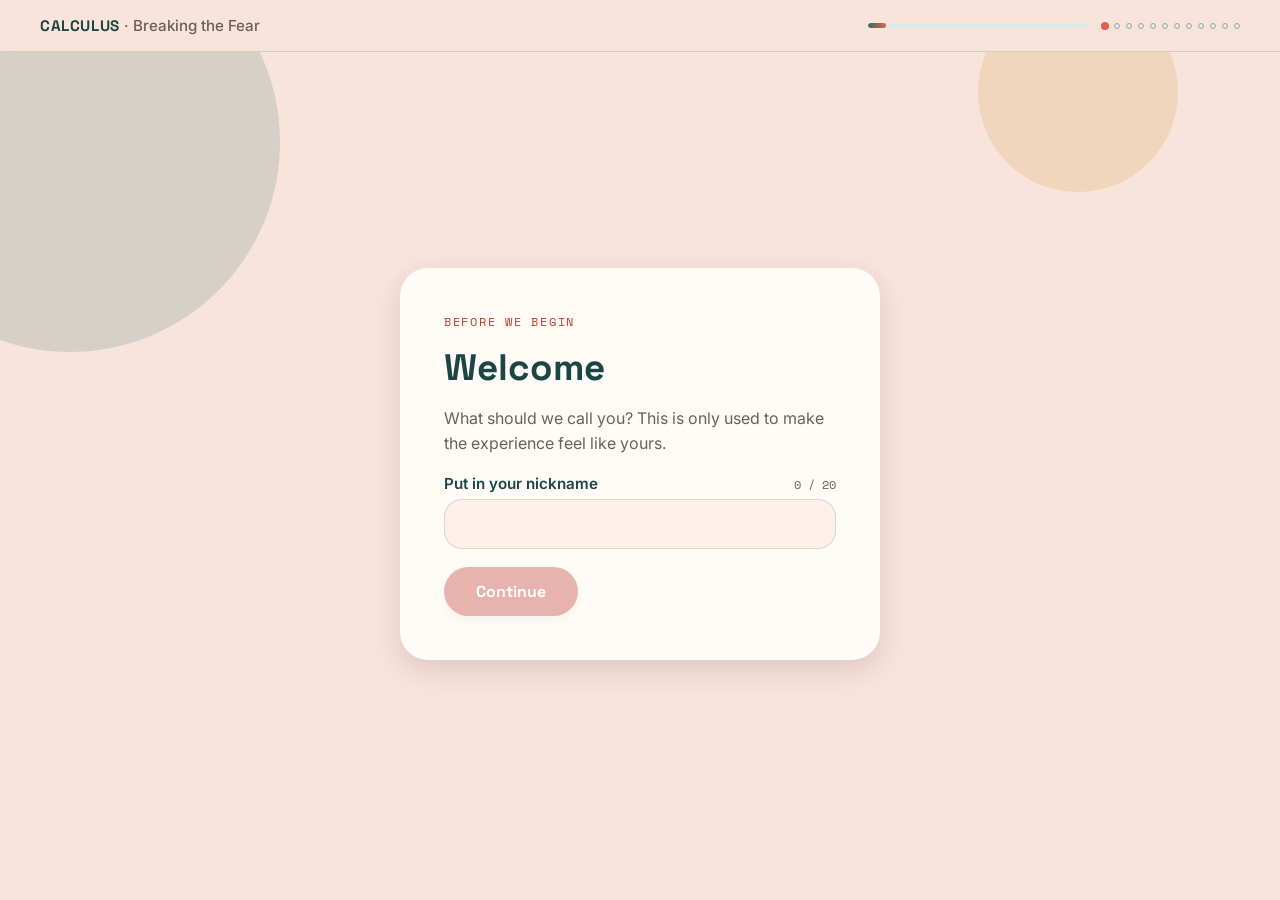
<file: index.html>
<!DOCTYPE html>
<html lang="en">
<head>
<meta charset="UTF-8">
<meta name="viewport" content="width=device-width, initial-scale=1.0">
<title>Calculus: Breaking the Fear, Phase 0</title>
<link rel="preconnect" href="https://fonts.googleapis.com">
<link rel="preconnect" href="https://fonts.gstatic.com" crossorigin>
<link href="https://fonts.googleapis.com/css2?family=Space+Grotesk:wght@500;600;700&family=Inter:wght@400;500;600;700&family=Space+Mono:wght@400;700&display=swap" rel="stylesheet">
<link rel="stylesheet" href="phase0_quest.css">
</head>
<body>

<h1 class="visually-hidden">Calculus: Breaking the Fear, Phase 0 interactive module</h1>

<!-- reusable icon sprite -->
<svg style="position:absolute; width:0; height:0; overflow:hidden;" aria-hidden="true">
<defs>
<symbol id="ic-bus" viewBox="0 0 48 48"><rect x="6" y="14" width="36" height="18" rx="4" fill="none" stroke="currentColor" stroke-width="2.5"/><rect x="10" y="18" width="8" height="7" rx="1" fill="none" stroke="currentColor" stroke-width="2"/><rect x="21" y="18" width="8" height="7" rx="1" fill="none" stroke="currentColor" stroke-width="2"/><rect x="32" y="18" width="6" height="7" rx="1" fill="none" stroke="currentColor" stroke-width="2"/><circle cx="14" cy="34" r="3.2" fill="currentColor"/><circle cx="34" cy="34" r="3.2" fill="currentColor"/></symbol>
<symbol id="ic-battery" viewBox="0 0 48 48"><rect x="6" y="15" width="32" height="18" rx="3" fill="none" stroke="currentColor" stroke-width="2.5"/><rect x="39" y="21" width="4" height="6" rx="1" fill="currentColor"/><rect x="9" y="18" width="20" height="12" rx="1.5" fill="currentColor" opacity=".85"/></symbol>
<symbol id="ic-building" viewBox="0 0 48 48"><rect x="12" y="6" width="24" height="38" fill="none" stroke="currentColor" stroke-width="2.5"/><rect x="17" y="12" width="5" height="5" fill="currentColor"/><rect x="26" y="12" width="5" height="5" fill="currentColor"/><rect x="17" y="21" width="5" height="5" fill="currentColor"/><rect x="26" y="21" width="5" height="5" fill="currentColor"/><rect x="17" y="30" width="5" height="5" fill="currentColor"/><rect x="26" y="30" width="5" height="5" fill="currentColor"/><line x1="8" y1="44" x2="40" y2="44" stroke="currentColor" stroke-width="2.5" stroke-linecap="round"/></symbol>
<symbol id="ic-water" viewBox="0 0 48 48"><path d="M14 8 h10 v6 h6 v4 h-6" fill="none" stroke="currentColor" stroke-width="2.5" stroke-linecap="round" stroke-linejoin="round"/><path d="M12 22 h20 l-3 18 a3 3 0 0 1 -3 3 h-8 a3 3 0 0 1 -3 -3 z" fill="none" stroke="currentColor" stroke-width="2.5" stroke-linejoin="round"/><line x1="14" y1="30" x2="30" y2="30" stroke="currentColor" stroke-width="2" stroke-dasharray="2 3"/></symbol>
<symbol id="ic-keke" viewBox="0 0 48 48"><path d="M10 30 a10 10 0 0 1 14 -9 h6 v9" fill="none" stroke="currentColor" stroke-width="2.5" stroke-linejoin="round"/><rect x="20" y="14" width="12" height="9" rx="2" fill="none" stroke="currentColor" stroke-width="2.2"/><circle cx="15" cy="34" r="3.4" fill="currentColor"/><circle cx="33" cy="34" r="3.4" fill="currentColor"/></symbol>
<symbol id="ic-tank" viewBox="0 0 48 48"><ellipse cx="24" cy="12" rx="14" ry="4.5" fill="none" stroke="currentColor" stroke-width="2.5"/><path d="M10 12 v20 a14 4.5 0 0 0 28 0 v-20" fill="none" stroke="currentColor" stroke-width="2.5"/><path d="M11 24 a14 4.5 0 0 0 26 0" fill="currentColor" opacity="0.35"/></symbol>
<symbol id="ic-phonedata" viewBox="0 0 48 48"><rect x="15" y="6" width="18" height="36" rx="4" fill="none" stroke="currentColor" stroke-width="2.5"/><line x1="21" y1="36" x2="27" y2="36" stroke="currentColor" stroke-width="2.2" stroke-linecap="round"/><path d="M20 26 l4 -6 l4 8 l4 -4" fill="none" stroke="currentColor" stroke-width="2.2" stroke-linecap="round" stroke-linejoin="round"/></symbol>
<symbol id="ic-bulb" viewBox="0 0 48 48"><circle cx="24" cy="19" r="10" fill="none" stroke="currentColor" stroke-width="2.5"/><line x1="20" y1="29" x2="28" y2="29" stroke="currentColor" stroke-width="2.2"/><line x1="21" y1="33" x2="27" y2="33" stroke="currentColor" stroke-width="2.2"/><line x1="24" y1="4" x2="24" y2="8" stroke="currentColor" stroke-width="2.2" stroke-linecap="round"/></symbol>
<symbol id="ic-ac" viewBox="0 0 48 48"><rect x="6" y="14" width="36" height="14" rx="3" fill="none" stroke="currentColor" stroke-width="2.5"/><line x1="12" y1="21" x2="36" y2="21" stroke="currentColor" stroke-width="2"/><path d="M14 28 l-3 8 M24 28 l0 9 M34 28 l3 8" stroke="currentColor" stroke-width="2" stroke-linecap="round" fill="none"/></symbol>
<symbol id="ic-fan" viewBox="0 0 48 48"><circle cx="24" cy="20" r="3" fill="currentColor"/><path d="M24 20 C 24 10, 34 10, 30 18 Z" fill="currentColor" opacity="0.85"/><path d="M24 20 C 34 20, 34 30, 26 27 Z" fill="currentColor" opacity="0.85"/><path d="M24 20 C 14 24, 16 34, 22 28 Z" fill="currentColor" opacity="0.85"/><line x1="24" y1="23" x2="24" y2="42" stroke="currentColor" stroke-width="2.2" stroke-linecap="round"/></symbol>
<symbol id="ic-ball" viewBox="0 0 48 48"><path d="M6 34 Q 24 4 42 34" fill="none" stroke="currentColor" stroke-width="2" stroke-dasharray="3 4"/><circle cx="24" cy="10" r="4.5" fill="currentColor"/></symbol>
<symbol id="ic-farm" viewBox="0 0 48 48"><path d="M8 36 L10 14 L28 10 L40 20 L38 38 Z" fill="none" stroke="currentColor" stroke-width="2.5" stroke-linejoin="round"/><line x1="14" y1="36" x2="16" y2="16" stroke="currentColor" stroke-width="1.6"/><line x1="24" y1="36" x2="24" y2="13" stroke="currentColor" stroke-width="1.6"/></symbol>
<symbol id="ic-rain" viewBox="0 0 48 48"><path d="M14 22 a8 8 0 0 1 1 -15.9 a10 10 0 0 1 19 3 a7 7 0 0 1 -2 12.9 z" fill="none" stroke="currentColor" stroke-width="2.3" stroke-linejoin="round"/><line x1="16" y1="30" x2="13" y2="38" stroke="currentColor" stroke-width="2.2" stroke-linecap="round"/><line x1="24" y1="30" x2="21" y2="40" stroke="currentColor" stroke-width="2.2" stroke-linecap="round"/><line x1="32" y1="30" x2="29" y2="38" stroke="currentColor" stroke-width="2.2" stroke-linecap="round"/></symbol>
<symbol id="ic-generator" viewBox="0 0 48 48"><rect x="6" y="18" width="30" height="16" rx="2" fill="none" stroke="currentColor" stroke-width="2.5"/><circle cx="16" cy="26" r="4" fill="none" stroke="currentColor" stroke-width="2"/><line x1="26" y1="20" x2="32" y2="20" stroke="currentColor" stroke-width="1.8"/><line x1="26" y1="25" x2="32" y2="25" stroke="currentColor" stroke-width="1.8"/><line x1="26" y1="30" x2="32" y2="30" stroke="currentColor" stroke-width="1.8"/><line x1="36" y1="22" x2="42" y2="18" stroke="currentColor" stroke-width="2.2" stroke-linecap="round"/></symbol>
<symbol id="ic-check" viewBox="0 0 24 24"><circle cx="12" cy="12" r="10" fill="none" stroke="currentColor" stroke-width="2"/><path d="M7.5 12.5 l3 3 l6 -7" fill="none" stroke="currentColor" stroke-width="2.2" stroke-linecap="round" stroke-linejoin="round"/></symbol>
<symbol id="ic-gauge" viewBox="0 0 24 24"><path d="M4 16 a8 8 0 0 1 16 0" fill="none" stroke="currentColor" stroke-width="2"/><line x1="12" y1="16" x2="16" y2="10" stroke="currentColor" stroke-width="2" stroke-linecap="round"/><circle cx="12" cy="16" r="1.4" fill="currentColor"/></symbol>
<symbol id="ic-spark" viewBox="0 0 24 24"><path d="M12 3 v6 M12 15 v6 M3 12 h6 M15 12 h6 M6 6 l4 4 M18 6 l-4 4 M6 18 l4 -4 M18 18 l-4 -4" stroke="currentColor" stroke-width="2" stroke-linecap="round"/></symbol>
<symbol id="ic-play" viewBox="0 0 24 24"><path d="M8 5 L19 12 L8 19 Z" fill="currentColor"/></symbol>
<symbol id="ic-pause" viewBox="0 0 24 24"><rect x="6" y="5" width="4" height="14" fill="currentColor"/><rect x="14" y="5" width="4" height="14" fill="currentColor"/></symbol>
<symbol id="ic-arrow" viewBox="0 0 24 24"><path d="M5 12 h14 M13 6 l6 6 l-6 6" fill="none" stroke="currentColor" stroke-width="2.2" stroke-linecap="round" stroke-linejoin="round"/></symbol>
<symbol id="ic-arrow-left" viewBox="0 0 24 24"><path d="M19 12 h-14 M11 6 l-6 6 l6 6" fill="none" stroke="currentColor" stroke-width="2.2" stroke-linecap="round" stroke-linejoin="round"/></symbol>
</defs>
</svg>

<header class="chrome-top">
  <div class="brand">CALCULUS <span>· Breaking the Fear</span></div>
  <button class="name-chip" id="changeNameBtn" type="button" aria-label="Change the name you are known by">
    <span class="name-chip-label">Known as</span> <strong id="nameChipValue"></strong>
  </button>
  <div class="progress">
    <div class="progress-track"><div class="progress-fill" id="progressFill"></div></div>
    <div class="progress-dots" id="progressDots" aria-hidden="true"></div>
  </div>
</header>

<main class="stage" id="stage">

  <!-- ============================================================
       SCREEN 1: COVER
       ============================================================ -->
  <!-- ============================================================
       ENVIRONMENT 0: WELCOME AND NICKNAME
       ============================================================ -->
  <section class="screen active" data-env="welcome" id="screen-welcome">
    <div class="cover-decor" aria-hidden="true">
      <i class="decor-1"></i><i class="decor-3"></i>
    </div>
    <div class="screen-inner" style="align-items:center;">
      <div class="welcome-card">
        <div class="eyebrow" id="welcomeEyebrow">Before we begin</div>
        <h2 id="welcomeHeading">Welcome</h2>
        <p class="welcome-lede" id="welcomeLede">What should we call you? This is only used to make the experience feel like yours.</p>

        <div>
          <div class="field-row">
            <label class="field-label" for="nicknameInput">Put in your nickname</label>
            <span class="char-count" id="nicknameCount">0 / 20</span>
          </div>
          <input class="nickname-input" id="nicknameInput" type="text" maxlength="20"
                 autocomplete="nickname" spellcheck="false"
                 aria-invalid="false">
        </div>

        <p class="field-error" id="nicknameError" role="alert">Please enter a name before continuing.</p>

        <button class="welcome-cta" id="welcomeContinueBtn" type="button" disabled>Continue</button>
      </div>
    </div>
  </section>

  <section class="screen" data-screen="1" id="screen-1">
    <div class="cover-decor" aria-hidden="true">
      <i class="decor-1"></i><i class="decor-2"></i><i class="decor-3"></i><i class="decor-4"></i>
    </div>
    <div class="screen-inner" style="text-align:center; align-items:center;">
      <div class="cover-content">
        <div class="phase-tag">Phase 0</div>
        <div class="cover-badge"><span>∫</span></div>
        <div class="cover-kicker">Calculus</div>
        <h2 class="cover-title">Breaking the Fear</h2>
        <p class="cover-tagline">Understanding rate of change in everyday, real-world moments, before a single formula shows up.</p>
        <button class="cover-cta" id="coverBeginBtn">Begin</button>
      </div>
    </div>
  </section>

  <!-- ============================================================
       ENVIRONMENT 2: OVERVIEW VIDEO

       ****************************************************************
       *  HOW TO REPLACE THIS VIDEO WITH YOUR OWN                     *
       *                                                              *
       *  Everything you need is in ONE place: the configuration      *
       *  block at the very top of the code section at the bottom     *
       *  of this file. Search the file for:                          *
       *                                                              *
       *      OVERVIEW VIDEO CONFIGURATION                            *
       *                                                              *
       *  That single block controls all four items below.            *
       *                                                              *
       *  VIDEO SOURCE      the MP4 itself                            *
       *  VIDEO POSTER      the still shown before playback           *
       *  VIDEO CAPTIONS    the .vtt subtitle file                    *
       *  VIDEO TRANSCRIPT  the written text, in this section below   *
       ****************************************************************
       ============================================================ -->
  <section class="screen" data-env="overview" id="screen-overview">
    <div class="screen-inner">
      <div class="eyebrow">Overview</div>
      <h2 class="screen-title">What This Is About</h2>
      <p class="lede">A short introduction before you start exploring. Watch it through, then continue.</p>

      <div class="video-frame">
        <video id="overviewVideo" controls preload="metadata" playsinline></video>
        <div class="video-missing" id="overviewMissing">
          <p><strong>The overview video has not been added yet.</strong></p>
          <p>Find <code>OVERVIEW VIDEO CONFIGURATION</code> in this file and set your own file there.</p>
        </div>
      </div>

      <div class="video-support">
        <button class="pill-btn" data-reveal-target="overviewTranscript"
                data-label-open="Show transcript" data-label-close="Hide transcript"
                aria-expanded="false">Show transcript</button>
      </div>

      <!-- VIDEO TRANSCRIPT: replace the placeholder paragraph below with the real transcript. -->
      <div class="transcript-box" id="overviewTranscript" hidden>
        <p><strong>Transcript</strong></p>
        <p>A written transcript for this video has not been prepared yet.</p>
      </div>
    </div>
  </section>

  <!-- ============================================================
       SCREEN 3: WHICH ONE CHANGES?
       ============================================================ -->
  <section class="screen" data-screen="3" id="screen-3">
    <div class="screen-inner">
      <div class="eyebrow">Look closely</div>
      <h2 class="screen-title">Which One Changes?</h2>
      <p class="lede">Watch each short clip. Then tap the card and decide: is it changing right now, or staying the same?</p>

      <div class="scenario-meta">
        <span class="scenario-label" id="scenarioLabel" aria-live="polite">Scenario 1 of 4</span>
        <div class="scenario-dots" id="scenarioDots" aria-hidden="true"></div>
      </div>

      <div class="flashcard-grid">
        <div class="flashcard" data-id="vehicle" data-scenario="1" data-answer="change" tabindex="0" role="button" aria-expanded="false"
             aria-label="Moving Vehicle. Press Enter or tap to flip between the animation and the question."
             data-feedback-correct="Right. Its position is different with every second that passes."
             data-feedback-incorrect="Look again. With every second, is the vehicle in the same spot, or a new one?">
          <div class="flashcard-inner">
            <div class="flashcard-face flashcard-front">
              <!--
                ORIGINAL FILE: moving-vehicle.mp4 (embedded below as base64 for guaranteed offline playback,
                since externally referenced local video files were not loading reliably).
                VIDEO CAPTIONS / TRANSCRIPT: none needed, silent observational clip with no spoken audio.
                A text alternative is provided via the aria-label below for screen reader users.
              -->
              <video class="flash-video" poster="slide03-moving-vehicle-poster.jpg" muted loop playsinline
                     aria-label="A yellow danfo bus travels continuously along a busy Lagos road, its position changing every moment.">
                <source src="slide03-moving-vehicle.mp4" type="video/mp4">
              </video>
              <button class="flash-video-playbtn" type="button" aria-label="Play animation" tabindex="-1">
                <svg class="icon"><use href="#ic-play"></use></svg>
              </button>
              <span class="flash-hint">Tap when ready</span>
            </div>
            <div class="flashcard-face flashcard-back">
              <h3>Moving Vehicle</h3>
              <p class="flash-question">Is the vehicle's position changing right now, or staying the same?</p>
              <div class="flash-choices">
                <button class="pill-btn choice-btn" data-choice="change" tabindex="-1">Changing</button>
                <button class="pill-btn choice-btn" data-choice="same" tabindex="-1">Staying the same</button>
              </div>
              <div class="flash-feedback" hidden></div>
              <span class="flash-hint-back">Tap to see the animation again</span>
            </div>
          </div>
        </div>

        <div class="flashcard" data-id="battery" data-scenario="2" data-answer="change" tabindex="0" role="button" aria-expanded="false"
             aria-label="Battery Power. Press Enter or tap to flip between the animation and the question."
             data-feedback-correct="Right. The percentage falls as the phone is used."
             data-feedback-incorrect="Look again. Does the battery percentage stay fixed over time, or fall?">
          <div class="flashcard-inner">
            <div class="flashcard-face flashcard-front">
              <!--
                ORIGINAL FILE: battery-power.mp4 (embedded below as base64 for guaranteed offline playback,
                since externally referenced local video files were not loading reliably).
                VIDEO CAPTIONS / TRANSCRIPT: none needed, silent observational clip with no spoken audio.
                A text alternative is provided via the aria-label below for screen reader users.
              -->
              <video class="flash-video" poster="slide03-battery-power-poster.jpg" muted loop playsinline
                     aria-label="A smartphone's battery indicator drains steadily from eighty two percent down to zero percent.">
                <source src="slide03-battery-power.mp4" type="video/mp4">
              </video>
              <button class="flash-video-playbtn" type="button" aria-label="Play animation" tabindex="-1">
                <svg class="icon"><use href="#ic-play"></use></svg>
              </button>
              <span class="flash-hint">Tap when ready</span>
            </div>
            <div class="flashcard-face flashcard-back">
              <h3>Battery Power</h3>
              <p class="flash-question">Is the battery level changing right now, or staying the same?</p>
              <div class="flash-choices">
                <button class="pill-btn choice-btn" data-choice="change" tabindex="-1">Changing</button>
                <button class="pill-btn choice-btn" data-choice="same" tabindex="-1">Staying the same</button>
              </div>
              <div class="flash-feedback" hidden></div>
              <span class="flash-hint-back">Tap to see the animation again</span>
            </div>
          </div>
        </div>

        <div class="flashcard" data-id="building" data-scenario="3" data-answer="same" tabindex="0" role="button" aria-expanded="false"
             aria-label="Concrete Structure. Press Enter or tap to flip between the animation and the question."
             data-feedback-correct="Right. Notice the people moving around it, but the building's own structure is not shifting."
             data-feedback-incorrect="Look again. People are moving around it, but is the building's own height or shape actually shifting?">
          <div class="flashcard-inner">
            <div class="flashcard-face flashcard-front">
              <!--
                ORIGINAL FILE: concrete-structure.mp4 (embedded below as base64 for guaranteed offline playback,
                since externally referenced local video files were not loading reliably).
                VIDEO CAPTIONS / TRANSCRIPT: none needed, silent observational clip with no spoken audio.
                A text alternative is provided via the aria-label below for screen reader users.
              -->
              <video class="flash-video" poster="slide03-school-building-poster.jpg" muted loop playsinline
                     aria-label="Students walk and move around a fixed, unchanging three storey school building.">
                <source src="slide03-school-building.mp4" type="video/mp4">
              </video>
              <button class="flash-video-playbtn" type="button" aria-label="Play animation" tabindex="-1">
                <svg class="icon"><use href="#ic-play"></use></svg>
              </button>
              <span class="flash-hint">Tap when ready</span>
            </div>
            <div class="flashcard-face flashcard-back">
              <h3>Concrete Structure</h3>
              <p class="flash-question">Is the building itself changing right now, or staying the same?</p>
              <div class="flash-choices">
                <button class="pill-btn choice-btn" data-choice="change" tabindex="-1">Changing</button>
                <button class="pill-btn choice-btn" data-choice="same" tabindex="-1">Staying the same</button>
              </div>
              <div class="flash-feedback" hidden></div>
              <span class="flash-hint-back">Tap to see the animation again</span>
            </div>
          </div>
        </div>

        <div class="flashcard" data-id="water" data-scenario="4" data-answer="change" tabindex="0" role="button" aria-expanded="false"
             aria-label="Water Flow. Press Enter or tap to flip between the animation and the question."
             data-feedback-correct="Right. The volume rises with every second the tap keeps running."
             data-feedback-incorrect="Look again. As the tap keeps running, does the water level in the bucket stay put, or rise?">
          <div class="flashcard-inner">
            <div class="flashcard-face flashcard-front">
              <!--
                ORIGINAL FILE: water-flow.mp4 (embedded below as base64 for guaranteed offline playback,
                since externally referenced local video files were not loading reliably).
                VIDEO CAPTIONS / TRANSCRIPT: none needed, silent observational clip with no spoken audio.
                A text alternative is provided via the aria-label below for screen reader users.
              -->
              <video class="flash-video" poster="slide03-water-flow-poster.jpg" muted loop playsinline
                     aria-label="Water flows continuously from a tap, steadily filling a bucket.">
                <source src="slide03-water-flow.mp4" type="video/mp4">
              </video>
              <button class="flash-video-playbtn" type="button" aria-label="Play animation" tabindex="-1">
                <svg class="icon"><use href="#ic-play"></use></svg>
              </button>
              <span class="flash-hint">Tap when ready</span>
            </div>
            <div class="flashcard-face flashcard-back">
              <h3>Water Flow</h3>
              <p class="flash-question">Is the water level changing right now, or staying the same?</p>
              <div class="flash-choices">
                <button class="pill-btn choice-btn" data-choice="change" tabindex="-1">Changing</button>
                <button class="pill-btn choice-btn" data-choice="same" tabindex="-1">Staying the same</button>
              </div>
              <div class="flash-feedback" hidden></div>
              <span class="flash-hint-back">Tap to see the animation again</span>
            </div>
          </div>
        </div>
      </div>

      <div class="scenario-nav">
        <button class="pill-btn scenario-nav-btn" id="scenarioBackBtn" type="button" aria-label="Back to previous scenario">
          <svg class="icon"><use href="#ic-arrow-left"></use></svg> Back
        </button>
        <button class="pill-btn scenario-nav-btn" id="scenarioNextBtn" type="button" aria-label="Next scenario">
          Next <svg class="icon"><use href="#ic-arrow"></use></svg>
        </button>
      </div>

      <div class="callout" id="s3-summary">
        <div class="badge-icon"><svg class="icon"><use href="#ic-spark"></use></svg></div>
        <p>Three quantities changed. One stayed the same. Calculus exists to describe precisely how the changing ones change.</p>
      </div>
    
    </div>
  </section>

  <!-- ============================================================
       ENVIRONMENT 4: HOW MUCH DID IT CHANGE?
       Conceptual rung 2. The learner moves from noticing change to
       describing its size as the difference between two states.
       The water clip is a separate copy. Slide 3 is untouched.
       ============================================================ -->
  <section class="screen" data-env="env4" id="screen-env4">
    <div class="screen-inner">
      <div class="eyebrow">Describing change</div>
      <h2 class="screen-title">How Much Did It Change?</h2>
      <p class="lede">You have just seen that some things change and some do not. The next question is the obvious one. When something does change, how much did it change by?</p>

      <div class="obs-stage">
        <div class="obs-video-wrap">
          <video class="obs-video" id="env4Video" muted loop playsinline
                 aria-label="Water flows from a tap and steadily fills a bucket."></video>
          <button class="obs-playbtn" id="env4Play" type="button" aria-label="Play the animation">
            <svg class="icon"><use href="#ic-play"></use></svg>
          </button>
        </div>
        <p class="obs-caption">The tap runs and the bucket fills. Watch the level.</p>
      </div>

      <div class="gauge-row">
        <div class="gauge-unit">
          <div class="gauge"><div class="gauge-fill" style="height:20%"></div></div>
          <div class="gauge-value">2 litres</div>
          <div class="gauge-label">At the start</div>
        </div>
        <div class="gauge-gap" id="env4Gap">
          <div class="gauge-gap-bar"></div>
          <div class="gauge-gap-text">6 litres added</div>
        </div>
        <div class="gauge-unit">
          <div class="gauge"><div class="gauge-fill" style="height:80%"></div></div>
          <div class="gauge-value">8 litres</div>
          <div class="gauge-label">After filling</div>
        </div>
      </div>

      <div class="qa-block">
        <p class="qa-prompt" id="env4Prompt">The bucket held 2 litres before the tap was opened, and 8 litres afterwards. How much water was added?</p>
        <div class="qa-options" role="group" aria-labelledby="env4Prompt">
          <button class="pill-btn env4-opt" data-choice="4">4 litres</button>
          <button class="pill-btn env4-opt" data-choice="6">6 litres</button>
          <button class="pill-btn env4-opt" data-choice="8">8 litres</button>
        </div>
        <div class="qa-feedback" id="env4Feedback" role="status" aria-live="polite"></div>
      </div>
    </div>
  </section>

  <!-- ============================================================
       ENVIRONMENT 5: OVER HOW LONG?
       Conceptual rungs 3 and 4. The amount of change is held
       constant and only the time is varied, so the learner can
       isolate time as the missing ingredient. Rate of change is
       named only after they have answered.
       ============================================================ -->
  <section class="screen" data-env="env5" id="screen-env5">
    <div class="screen-inner">
      <div class="eyebrow">The same change, twice</div>
      <h2 class="screen-title">Over How Long?</h2>
      <p class="lede">Here are two taps. Both add exactly the same 6 litres of water, the amount you just worked out. Play them together and watch carefully.</p>

      <div class="obs-pair">
        <div class="obs-pane">
          <div class="obs-pane-title">Tap A</div>
          <div class="obs-video-wrap">
            <video class="obs-video" id="env5VideoA" muted playsinline
                   aria-label="Tap A fills a bucket with 6 litres of water in 6 seconds."></video>
          </div>
          <div class="obs-pane-meta" id="env5TimeA">Finished in 6 seconds</div>
        </div>
        <div class="obs-pane">
          <div class="obs-pane-title">Tap B</div>
          <div class="obs-video-wrap">
            <video class="obs-video" id="env5VideoB" muted playsinline
                   aria-label="Tap B fills a bucket with the same 6 litres of water, but takes 18 seconds."></video>
          </div>
          <div class="obs-pane-meta" id="env5TimeB">Finished in 18 seconds</div>
        </div>
      </div>

      <div class="obs-controls">
        <button class="pill-btn" id="env5PlayBoth" type="button">Play both together</button>
      </div>

      <div class="qa-block">
        <p class="qa-prompt" id="env5Prompt">Both buckets gained exactly the same 6 litres. Were the two taps filling equally fast?</p>
        <div class="qa-options" role="group" aria-labelledby="env5Prompt">
          <button class="pill-btn env5-opt" data-choice="same">Yes, equally fast</button>
          <button class="pill-btn env5-opt" data-choice="a">No, Tap A was faster</button>
          <button class="pill-btn env5-opt" data-choice="b">No, Tap B was faster</button>
        </div>
        <div class="qa-feedback" id="env5Feedback" role="status" aria-live="polite"></div>
      </div>

      <div class="rate-reveal" id="env5Reveal">
        <div class="rate-grid">
          <div class="rate-card">
            <h4>Tap A</h4>
            <p class="rate-sum">6 litres in 6 seconds</p>
            <p class="rate-answer">1 litre per second</p>
          </div>
          <div class="rate-card">
            <h4>Tap B</h4>
            <p class="rate-sum">6 litres in 18 seconds</p>
            <p class="rate-answer">One third of a litre per second</p>
          </div>
        </div>
        <div class="callout" style="margin-top:16px;">
          <div class="badge-icon"><svg class="icon"><use href="#ic-gauge"></use></svg></div>
          <p>The amount of change on its own was not enough to tell them apart. You needed the time as well. Putting the two together, how much changed compared with how long it took, is what we call the <strong>rate of change</strong>.</p>
        </div>
      </div>
    </div>
  </section>

  <!-- ============================================================
       ENVIRONMENT 6: SOME THINGS CHANGE FASTER
       Conceptual rung 5. Here both the amount and the time differ,
       so neither figure alone settles the question. The learner has
       to use the rate they have just named. The phone that lost the
       larger amount is deliberately the slower one.
       ============================================================ -->
  <section class="screen" data-env="env6" id="screen-env6">
    <div class="screen-inner">
      <div class="s7-head">
        <div>
          <div class="eyebrow">Comparing rates</div>
          <h2 class="screen-title">Two Phones, Two Rates</h2>
        </div>
      </div>

      <div class="s7-layout">
        <!-- observation column -->
        <div class="s7-observe">
          <div class="s7-videos">
            <div class="s7-phone">
              <div class="s7-phone-title">Phone A</div>
              <div class="obs-video-wrap">
                <video class="obs-video" id="s7VideoA" muted playsinline
                       aria-label="Phone A falls from 100 percent to 0 percent over five minutes, dropping 20 points each minute."></video>
              </div>
              <div class="s7-endstate" id="s7EndA">Empty after 5 minutes</div>
            </div>
            <div class="s7-phone">
              <div class="s7-phone-title">Phone B</div>
              <div class="obs-video-wrap">
                <video class="obs-video" id="s7VideoB" muted playsinline
                       aria-label="Phone B falls from 100 percent to 50 percent over the same five minutes, dropping 10 points each minute."></video>
              </div>
              <div class="s7-endstate" id="s7EndB">Still at 50% after 5 minutes</div>
            </div>
          </div>
          <div class="s7-controls">
            <div class="clock-bar">
              <svg class="icon" aria-hidden="true"><use href="#ic-gauge"></use></svg>
              <span class="clock-value" id="s7Clock" aria-live="polite">0</span>
              <span class="clock-label">minutes</span>
            </div>
            <button class="pill-btn" id="s7PlayBoth" type="button">Replay both</button>
          </div>

          <!-- Results sit here rather than under the questions, using the spare
               space in this column so the completed page stays short. -->
          <div class="s7-results" id="s7Results" hidden>
            <div class="s7-results-title">Points lost, minute by minute</div>
            <div class="s7-strip" aria-label="Points lost by Phone A then Phone B after one, two and three minutes">
              <div class="s7-strip-cell"><span class="s7-strip-t">1 min</span><span class="s7-strip-v">20 / 10</span></div>
              <div class="s7-strip-cell"><span class="s7-strip-t">2 min</span><span class="s7-strip-v">40 / 20</span></div>
              <div class="s7-strip-cell is-target"><span class="s7-strip-t">3 min</span><span class="s7-strip-v">60 / 30</span></div>
            </div>
            <div class="s7-done-banner" id="s7Close">
              <div class="badge-icon"><svg class="icon"><use href="#ic-check"></use></svg></div>
              <p><strong>Activity complete.</strong> You did not need to watch for 3 minutes. Knowing the rate tells you how much will change over any stretch of time.</p>
            </div>
          </div>
        </div>

        <!-- question workspace -->
        <div class="s7-workspace">
          <div class="s7-progress">
            <span>Work through the three steps.</span>
            <span class="s7-progress-count" id="s7Progress" aria-live="polite">0 of 3 complete</span>
          </div>
          <div class="s7-tabs" role="tablist" aria-label="Three steps for this activity">
            <button class="s7-tab" role="tab" id="s7Tab1" aria-controls="s7Panel1" aria-selected="true" data-step="1">
              <span class="s7-tab-num">1</span><span>Read the rates</span>
            </button>
            <button class="s7-tab" role="tab" id="s7Tab2" aria-controls="s7Panel2" aria-selected="false" data-step="2" disabled>
              <span class="s7-tab-num">2</span><span>Predict</span>
            </button>
            <button class="s7-tab" role="tab" id="s7Tab3" aria-controls="s7Panel3" aria-selected="false" data-step="3" disabled>
              <span class="s7-tab-num">3</span><span>Work it out</span>
            </button>
          </div>

          <div class="s7-panel active" role="tabpanel" id="s7Panel1" aria-labelledby="s7Tab1">
            <p class="s7-question">Watch what each phone loses in 5 minutes. How many points is each one losing every minute?</p>
            <div class="s7-options" role="group">
              <button class="pill-btn s7q1-opt" data-choice="a20b10">Phone A loses 20, Phone B loses 10</button>
              <button class="pill-btn s7q1-opt" data-choice="a10b20">Phone A loses 10, Phone B loses 20</button>
              <button class="pill-btn s7q1-opt" data-choice="both20">Both lose 20</button>
            </div>
            <div class="s7-fb" id="s7Q1Feedback" role="status" aria-live="polite"></div>
            <button class="pill-btn s7-next" id="s7Next1" type="button">Next step</button>
          </div>

          <div class="s7-panel" role="tabpanel" id="s7Panel2" aria-labelledby="s7Tab2">
            <p class="s7-question">If both keep draining at that same steady pace, which phone will have lost more after 3 minutes?</p>
            <div class="s7-options" role="group">
              <button class="pill-btn s7q2-opt" data-choice="a">Phone A</button>
              <button class="pill-btn s7q2-opt" data-choice="b">Phone B</button>
              <button class="pill-btn s7q2-opt" data-choice="equal">They will have lost the same</button>
            </div>
            <div class="s7-fb" id="s7Q2Feedback" role="status" aria-live="polite"></div>
            <button class="pill-btn s7-next" id="s7Next2" type="button">Next step</button>
          </div>

          <div class="s7-panel" role="tabpanel" id="s7Panel3" aria-labelledby="s7Tab3">
            <p class="s7-question">Put a number on it. After 3 minutes, how many points will each phone have lost?</p>
            <div class="s7-options" role="group">
              <button class="pill-btn s7q3-opt" data-choice="60and30">Phone A 60, Phone B 30</button>
              <button class="pill-btn s7q3-opt" data-choice="20and10">Phone A 20, Phone B 10</button>
              <button class="pill-btn s7q3-opt" data-choice="60and60">Phone A 60, Phone B 60</button>
            </div>
            <div class="s7-fb" id="s7Q3Feedback" role="status" aria-live="polite"></div>
          </div>
        </div>
      </div>
    </div>
  </section>

  <!-- ============================================================
       SCREEN 6: AVERAGE VS INSTANT (GENERATOR)
       ============================================================ -->
  <section class="screen" data-screen="6" id="screen-6">
    <div class="screen-inner">
      <div class="eyebrow">One situation, one rate?</div>
      <h2 class="screen-title">Does the Rate Stay the Same?</h2>
      <p class="lede">So far every situation has had one steady rate. This generator ran for 5 hours outside an office in Victoria Island. Drag the slider through those 5 hours and keep an eye on the two rate readings.</p>

      <div class="hero-image"><img src="env07-generator-photo.png" alt="A petrol generator running outside an office building in Victoria Island, Lagos."></div>

      <div class="chart-wrap">
        <svg class="chart-svg" id="genChart" viewBox="0 0 500 260" preserveAspectRatio="xMidYMid meet" role="img" aria-label="Cumulative fuel used by the generator over 5 hours">
          <line x1="40" y1="220" x2="460" y2="220" stroke="var(--line)" stroke-width="2"/>
          <line x1="40" y1="20" x2="40" y2="220" stroke="var(--line)" stroke-width="2"/>
          <text class="chart-axis-label" x="40" y="236">0 hr</text>
          <text class="chart-axis-label" x="200" y="236">2.5 hr</text>
          <text class="chart-axis-label" x="440" y="236">5 hr</text>
          <text class="chart-axis-label" x="8" y="224">0 L</text>
          <text class="chart-axis-label" x="4" y="26">7.5 L</text>
          <path class="chart-guide" d="M40,220 L124,206.7 L292,73.3 L460,20"/>
          <path class="chart-progress" id="genProgressPath" d=""/>
          <circle class="chart-marker" id="genMarker" cx="40" cy="220" r="7"/>
        </svg>

        <div class="slider-row">
          <input type="range" class="time-slider" id="timeSlider" min="0" max="50" step="1" value="0" aria-label="Time in hours, from 0 to 5">
          <div class="time-readout"><span id="timeReadoutVal">0.0</span> hr</div>
        </div>

        <div class="readout-grid">
          <div class="readout-card">
            <div class="readout-label">Total used so far</div>
            <div class="readout-value" id="usedReadout">0.0 L</div>
          </div>
          <div class="readout-card">
            <div class="readout-label">Average rate so far</div>
            <div class="readout-value" id="avgReadout">Not yet</div>
          </div>
          <div class="readout-card">
            <div class="readout-label">Rate right now</div>
            <div class="readout-value pulse" id="instReadout">Not yet</div>
          </div>
        </div>

        <div class="appliance-row">
          <div class="appliance-chip" id="chipBulbs"><svg class="icon"><use href="#ic-bulb"></use></svg> Two light bulbs running</div>
          <div class="appliance-chip" id="chipAC"><svg class="icon"><use href="#ic-ac"></use></svg> Air conditioner running</div>
          <div class="appliance-chip" id="chipFan"><svg class="icon"><use href="#ic-fan"></use></svg> Ceiling fan running</div>
        </div>
      </div>

      <div class="qa-block" id="s6-question" hidden>
        <p class="qa-prompt" id="s6Prompt">You have now watched the whole 5 hours. Was the generator using fuel at the same rate the whole way through?</p>
        <div class="qa-options" role="group" aria-labelledby="s6Prompt">
          <button class="pill-btn s6-opt" data-choice="steady">Yes, the same rate throughout</button>
          <button class="pill-btn s6-opt" data-choice="changed">No, the rate changed during the 5 hours</button>
          <button class="pill-btn s6-opt" data-choice="end">It only changed right at the end</button>
        </div>
        <div class="qa-feedback" id="s6Feedback" role="status" aria-live="polite"></div>
      </div>

      <div class="callout" id="s6-takeaway">
        <div class="badge-icon"><svg class="icon"><use href="#ic-gauge"></use></svg></div>
        <p>One situation, but no single rate. The rate right now swung between 0.5 and 2.5 litres an hour depending on what was switched on, while the average quietly settled near the middle and hid all of it.</p>
      </div>
    </div>
  </section>

  <!-- ============================================================
       SCREEN 7: LISTENING: TRAFFIC ON THE EXPRESS
       ============================================================ -->
  <section class="screen" data-screen="7" id="screen-7">
    <div class="screen-inner">
      <div class="eyebrow">Listening</div>
      <h2 class="screen-title">Traffic on the Express</h2>
      <p class="lede">Amina drove from Ibadan to Lagos. Listen, then work out what her average speed does and does not tell us.</p>

      <div class="e8-layout">
        <div class="e8-media">
          <div class="hero-image"><img src="env08-bus-stop-photo.png" alt="Commuters waiting at a bus stop for a yellow bus in Lagos."></div>

          <audio id="trafficAudio" preload="metadata">
            <source src="env08-traffic-conversation.mp3" type="audio/mpeg">
          </audio>
          <div class="audio-player">
            <button class="audio-play-btn" id="audioPlayBtn" aria-label="Play audio">
              <svg class="icon"><use href="#ic-play" id="audioPlayIcon"></use></svg>
            </button>
            <div class="audio-track"><div class="audio-track-fill" id="audioTrackFill"></div></div>
            <div class="audio-time" id="audioTime">0:00</div>
          </div>
          <div class="audio-fallback" id="audioFallback">Audio is not available yet. Read the transcript below instead.</div>

          <button class="pill-btn" id="transcriptToggle" data-reveal-target="transcriptPanel" data-label-open="Show transcript" data-label-close="Hide transcript" aria-expanded="false" style="align-self:flex-start;">Show transcript</button>
          <div class="transcript" id="transcriptPanel" hidden>
            <p><strong>Tunde:</strong> That drive from Ibadan to Lagos today, how far was it, in the end?</p>
            <p><strong>Amina:</strong> 120 kilometres, door to door. Took us exactly two hours.</p>
            <p><strong>Tunde:</strong> Two hours for 120 kilometres, that's 60 kilometres an hour on average, then.</p>
            <p><strong>Amina:</strong> On average, yes. But that number hides everything interesting. Near the bridge, we were stuck for almost twenty minutes without moving at all.</p>
            <p><strong>Tunde:</strong> Stuck completely? So your speed there was...</p>
            <p><strong>Amina:</strong> Zero. Exactly zero kilometres an hour. Then the road cleared and we were doing well over 100 to make up the time. The average of 60 never happened at any single moment of the trip. It's just the total distance spread evenly over the total time.</p>
          </div>
        </div>

        <!-- The workspace reuses the shared activity styles first defined for
             Scene 7 (s7-workspace, s7-tabs, s7-tab, s7-panel). They are
             presentational only and carry no behaviour of their own. -->
        <div class="s7-workspace">
          <div class="s7-progress">
            <span>Three questions about that journey.</span>
            <span class="s7-progress-count" id="e8Progress" aria-live="polite">0 of 3 complete</span>
          </div>

          <div class="s7-tabs" role="tablist" aria-label="Three questions about the journey">
            <button class="s7-tab" role="tab" id="e8Tab1" aria-controls="e8Panel1" aria-selected="true" data-step="1">
              <span class="s7-tab-num">1</span><span>What it tells us</span>
            </button>
            <button class="s7-tab" role="tab" id="e8Tab2" aria-controls="e8Panel2" aria-selected="false" data-step="2" disabled>
              <span class="s7-tab-num">2</span><span>At the bridge</span>
            </button>
            <button class="s7-tab" role="tab" id="e8Tab3" aria-controls="e8Panel3" aria-selected="false" data-step="3" disabled>
              <span class="s7-tab-num">3</span><span>How both are true</span>
            </button>
          </div>

          <div class="s7-panel active" role="tabpanel" id="e8Panel1" aria-labelledby="e8Tab1">
            <p class="s7-question">The journey was 120 kilometres in 2 hours, so the average speed was 60 kilometres per hour. What does that figure actually tell us?</p>
            <div class="s7-options" role="group">
              <button class="pill-btn e8q1-opt" data-choice="most">The car was travelling at about 60 for most of the journey</button>
              <button class="pill-btn e8q1-opt" data-choice="total">The car covered 120 kilometres, spread evenly over 2 hours</button>
              <button class="pill-btn e8q1-opt" data-choice="max">The car never went faster than 60</button>
            </div>
            <div class="s7-fb" id="e8Q1Feedback" role="status" aria-live="polite"></div>
            <button class="pill-btn s7-next" id="e8Next1" type="button">Next question</button>
          </div>

          <div class="s7-panel" role="tabpanel" id="e8Panel2" aria-labelledby="e8Tab2">
            <p class="s7-question">For about twenty minutes near the bridge the car did not move at all. What was its speed during those minutes?</p>
            <div class="s7-options" role="group">
              <button class="pill-btn e8q2-opt" data-choice="sixty">60 kilometres per hour, the average</button>
              <button class="pill-btn e8q2-opt" data-choice="zero">Zero kilometres per hour</button>
              <button class="pill-btn e8q2-opt" data-choice="unknown">There is no way to know</button>
            </div>
            <div class="s7-fb" id="e8Q2Feedback" role="status" aria-live="polite"></div>
            <button class="pill-btn s7-next" id="e8Next2" type="button">Next question</button>
          </div>

          <div class="s7-panel" role="tabpanel" id="e8Panel3" aria-labelledby="e8Tab3">
            <p class="s7-question">Amina says the 60 never happened at any single moment, yet the arithmetic is correct. How can both be true?</p>
            <div class="s7-options" role="group">
              <button class="pill-btn e8q3-opt" data-choice="wrong">The arithmetic must be wrong somewhere</button>
              <button class="pill-btn e8q3-opt" data-choice="spread">An average spreads the whole journey out evenly, so it need not match any real moment</button>
              <button class="pill-btn e8q3-opt" data-choice="special">Average speed only works on clear roads</button>
            </div>
            <div class="s7-fb" id="e8Q3Feedback" role="status" aria-live="polite"></div>
          </div>
        </div>
      </div>
    </div>
  </section>

  <!-- ============================================================
       SCREEN 8: THE PURPOSE OF CALCULUS (sorting into groups)
       ============================================================ -->
  <section class="screen" data-screen="8" id="screen-8">
    <div class="screen-inner">
      <div class="eyebrow">Finding the pattern</div>
      <h2 class="screen-title">When Can We Trust an Average?</h2>
      <p class="lede">You have seen one average mislead you. Was that a one off, or does it happen for a reason? Judge these five situations, all of them ones you have already met.</p>

      <div class="trust-shell">
        <div class="trust-progress">
          <div class="trust-pips" aria-hidden="true">
            <span class="trust-pip is-current"></span><span class="trust-pip"></span><span class="trust-pip"></span><span class="trust-pip"></span><span class="trust-pip"></span>
          </div>
          <span class="trust-count" id="trustCount" aria-live="polite">Situation 1 of 5</span>
        </div>

          <div class="trust-card trust-item" id="trustCard1" data-answer="hides">
            <div class="trust-scene">
              <div class="badge-icon coral"><svg class="icon"><use href="#ic-bus"></use></svg></div>
              <p class="trust-scene-text">The drive from Ibadan to Lagos: 120 kilometres, door to door, in two hours.</p>
            </div>
            <p class="trust-figure">Average speed: 60 km/h</p>
            <p class="trust-ask" id="trustAsk1">Does this average tell the whole story, or does it hide something?</p>
            <div class="trust-choices" role="group" aria-labelledby="trustAsk1">
              <button class="pill-btn trust-opt" data-card="1" data-choice="tells">It tells the whole story</button>
              <button class="pill-btn trust-opt" data-card="1" data-choice="hides">It hides something</button>
            </div>
            <div class="trust-fb" id="trustFb1" role="status" aria-live="polite"></div>
            <div class="trust-nav">
              <button class="pill-btn trust-next" id="trustNext1" data-next="2" type="button">Next situation</button>
            </div>
          </div>
          <div class="trust-card trust-item" id="trustCard2" data-answer="hides" hidden>
            <div class="trust-scene">
              <div class="badge-icon amber"><svg class="icon"><use href="#ic-generator"></use></svg></div>
              <p class="trust-scene-text">The generator outside the office in Victoria Island, running for five hours.</p>
            </div>
            <p class="trust-figure">Average fuel use: 1.5 litres per hour</p>
            <p class="trust-ask" id="trustAsk2">Does this average tell the whole story, or does it hide something?</p>
            <div class="trust-choices" role="group" aria-labelledby="trustAsk2">
              <button class="pill-btn trust-opt" data-card="2" data-choice="tells">It tells the whole story</button>
              <button class="pill-btn trust-opt" data-card="2" data-choice="hides">It hides something</button>
            </div>
            <div class="trust-fb" id="trustFb2" role="status" aria-live="polite"></div>
            <div class="trust-nav">
              <button class="pill-btn trust-next" id="trustNext2" data-next="3" type="button">Next situation</button>
            </div>
          </div>
          <div class="trust-card trust-item" id="trustCard3" data-answer="tells" hidden>
            <div class="trust-scene">
              <div class="badge-icon "><svg class="icon"><use href="#ic-water"></use></svg></div>
              <p class="trust-scene-text">A tap running into a bucket at a steady, unchanging flow for four minutes.</p>
            </div>
            <p class="trust-figure">Average fill rate: 2 litres per minute</p>
            <p class="trust-ask" id="trustAsk3">Does this average tell the whole story, or does it hide something?</p>
            <div class="trust-choices" role="group" aria-labelledby="trustAsk3">
              <button class="pill-btn trust-opt" data-card="3" data-choice="tells">It tells the whole story</button>
              <button class="pill-btn trust-opt" data-card="3" data-choice="hides">It hides something</button>
            </div>
            <div class="trust-fb" id="trustFb3" role="status" aria-live="polite"></div>
            <div class="trust-nav">
              <button class="pill-btn trust-next" id="trustNext3" data-next="4" type="button">Next situation</button>
            </div>
          </div>
          <div class="trust-card trust-item" id="trustCard4" data-answer="hides" hidden>
            <div class="trust-scene">
              <div class="badge-icon coral"><svg class="icon"><use href="#ic-battery"></use></svg></div>
              <p class="trust-scene-text">A phone left streaming video for an hour, the battery draining faster the hotter it got.</p>
            </div>
            <p class="trust-figure">Average drain: 10 points per hour</p>
            <p class="trust-ask" id="trustAsk4">Does this average tell the whole story, or does it hide something?</p>
            <div class="trust-choices" role="group" aria-labelledby="trustAsk4">
              <button class="pill-btn trust-opt" data-card="4" data-choice="tells">It tells the whole story</button>
              <button class="pill-btn trust-opt" data-card="4" data-choice="hides">It hides something</button>
            </div>
            <div class="trust-fb" id="trustFb4" role="status" aria-live="polite"></div>
            <div class="trust-nav">
              <button class="pill-btn trust-next" id="trustNext4" data-next="5" type="button">Next situation</button>
            </div>
          </div>
          <div class="trust-card trust-item" id="trustCard5" data-answer="tells" hidden>
            <div class="trust-scene">
              <div class="badge-icon sage"><svg class="icon"><use href="#ic-keke"></use></svg></div>
              <p class="trust-scene-text">A keke on an open road, no stops, covering ten kilometres in twenty minutes.</p>
            </div>
            <p class="trust-figure">Average speed: 30 km/h</p>
            <p class="trust-ask" id="trustAsk5">Does this average tell the whole story, or does it hide something?</p>
            <div class="trust-choices" role="group" aria-labelledby="trustAsk5">
              <button class="pill-btn trust-opt" data-card="5" data-choice="tells">It tells the whole story</button>
              <button class="pill-btn trust-opt" data-card="5" data-choice="hides">It hides something</button>
            </div>
            <div class="trust-fb" id="trustFb5" role="status" aria-live="polite"></div>
            <div class="trust-nav">
              <button class="pill-btn trust-next" id="trustNext5" data-next="6" type="button">See the pattern</button>
            </div>
          </div>

        <div class="trust-rule" id="trustRule">
          <div class="callout">
            <div class="badge-icon"><svg class="icon"><use href="#ic-spark"></use></svg></div>
            <p>There is a pattern. An average can be trusted when the rate holds steady, because then every moment looks like the average. It hides things whenever the rate varies, because the moments no longer match the summary.</p>
          </div>
          <div class="trust-summary">
            <div class="trust-row"><span class="verdict hides">HIDES</span><span class="what">The drive from Ibadan to Lagos &middot; 60 km/h</span></div>
            <div class="trust-row"><span class="verdict hides">HIDES</span><span class="what">The generator outside the office in Victoria Island &middot; 1.5 litres per hour</span></div>
            <div class="trust-row"><span class="verdict tells">TELLS</span><span class="what">A tap running into a bucket at a steady &middot; 2 litres per minute</span></div>
            <div class="trust-row"><span class="verdict hides">HIDES</span><span class="what">A phone left streaming video for an hour &middot; 10 points per hour</span></div>
            <div class="trust-row"><span class="verdict tells">TELLS</span><span class="what">A keke on an open road &middot; 30 km/h</span></div>
          </div>
        </div>
      </div>
    </div>
  </section>

  <!-- ============================================================
       SCREEN 9: CHECKING CORE CONCEPTS
       ============================================================ -->
  <section class="screen" data-screen="9" id="screen-9">
    <div class="screen-inner">
      <div class="eyebrow">Where we have arrived</div>
      <h2 class="screen-title">The Problem We Cannot Yet Solve</h2>

      <div class="recap-chain">
        <span class="recap-step">Things change</span><span class="recap-arrow">&rsaquo;</span>
        <span class="recap-step">Change has a size</span><span class="recap-arrow">&rsaquo;</span>
        <span class="recap-step">Change takes time</span><span class="recap-arrow">&rsaquo;</span>
        <span class="recap-step">That gives a rate</span><span class="recap-arrow">&rsaquo;</span>
        <span class="recap-step">Rates vary</span><span class="recap-arrow">&rsaquo;</span>
        <span class="recap-step is-last">Averages can mislead</span>
      </div>

      <div class="problem-layout">
        <div class="problem-panel">
          <h3>So how fast is something changing at one exact moment?</h3>
          <p>Every rate you have worked out needed an amount of change and a stretch of time to divide it by. Six litres in six seconds. Twenty points in one minute. Now try it for a single instant, the way a speedometer reads your speed right now.</p>
          <div class="problem-maths">
            change in distance &divide; <span class="bad">0 seconds</span>
          </div>
          <p>A single moment has no duration, so there is no interval to divide by. The tool that has served you all the way through this phase runs out here.</p>
        </div>

        <div class="problem-side">
          <div class="card">
            <p style="font-weight:600; color:var(--teal-deep); margin-bottom:12px; font-size:1.04rem;">Before you see how this is solved: what do you think we could do instead? There is no wrong answer, and this is not graded.</p>
            <label class="visually-hidden" for="thinkBox">Your answer</label>
            <textarea class="think-box" id="thinkBox" placeholder="Type a few thoughts here."></textarea>
          </div>
          <button class="pill-btn" data-reveal-target="modelAnswer" data-label-open="See one way of thinking about it" data-label-close="Hide" aria-expanded="false" style="align-self:flex-start;">See one way of thinking about it</button>
          <div class="model-answer" id="modelAnswer" hidden>
            We cannot use an interval of nothing. But we can use an interval that is very small, and then smaller still. Measure across a second, then a tenth of a second, then a hundredth. Each answer gets closer to describing that one moment. The question becomes what those answers settle towards as the interval shrinks, and that is a question we can actually answer.
          </div>
        </div>
      </div>
    </div>
  </section>

  <!-- ============================================================
       RESERVED FOR ENVIRONMENT 11: A PRECISE LANGUAGE FOR THE IDEA

       The limit notation was removed from the opening of Phase 0
       because the approved architecture requires it to appear only
       after the learner has met the problem it solves.

       The original wording is preserved here so it can be rebuilt
       into Environment 11 during Stage 6. Do not display it earlier.

         Notation:  lim (h to 0) of [ f(x + h) minus f(x) ] divided by h
         Framing:   a textbook shows this, but it describes ordinary
                    things such as a vehicle's speed, a battery
                    draining, or a tank filling up.
         Closing:   by the end this means one thing, namely how fast
                    is this changing right now.

       Environment 11 must connect each part of the notation to what
       the learner has already done, rather than presenting it as a
       formula to memorise.
       ============================================================ -->

  <!-- ============================================================
       SCREEN 10: BIG PICTURE / CLOSING
       ============================================================ -->
  <section class="screen" data-screen="10" id="screen-10">
    <div class="screen-inner">
      <div class="eyebrow">The answer to that problem</div>
      <h2 class="screen-title">A Precise Language for the Idea</h2>
      <p class="lede">Mathematics already has a way of writing down exactly what you just described. Here it is. Take each part in turn and you will find you have met all of them.</p>

      <div class="formula-stage">
        <p class="formula-line" id="formulaLine" aria-label="The limit, as h approaches zero, of f of x plus h, minus f of x, all divided by h.">
          <span class="formula-part" id="fpLim">lim<sub style="font-size:.62em">h &rarr; 0</sub></span>
          <span class="formula-part" id="fpTop">[ f(x + h) &minus; f(x) ]</span>
          <span class="formula-part">&divide;</span>
          <span class="formula-part" id="fpBot">h</span>
        </p>

        <div class="formula-steps">
          <button class="pill-btn formula-step-btn" data-part="top" type="button">The top</button>
          <button class="pill-btn formula-step-btn" data-part="bot" type="button">The bottom</button>
          <button class="pill-btn formula-step-btn" data-part="lim" type="button">The limit</button>
          <button class="pill-btn formula-step-btn" data-part="all" type="button">All together</button>
        </div>

        <div class="formula-explain" id="formulaExplain" role="status" aria-live="polite">
          Choose a part of the expression above to see what it means.
        </div>
      </div>

      <div class="formula-final" id="formulaFinal">
        <div class="callout">
          <div class="badge-icon"><svg class="icon"><use href="#ic-check"></use></svg></div>
          <p>Nothing in that expression is new to you. It is the same reasoning you used with the buckets, the phones and the generator, written in a form precise enough to work with. When you meet it again it will have a name, and you will already know what it is for.</p>
        </div>
      </div>

      <button class="closing-cta" id="restartBtn">Restart Phase 0</button>
    </div>
  </section>

</main>

<footer class="chrome-bottom">
  <button class="nav-btn back" id="backBtn"><svg class="icon"><use href="#ic-arrow-left"></use></svg>Back</button>
  <div class="nav-label" id="navLabel">1 / 10</div>
  <button class="nav-btn next" id="nextBtn">Next<svg class="icon"><use href="#ic-arrow"></use></svg></button>
</footer>

<script src="phase0_quest.js"></script>
</body>
</html>
</file>
<file: phase0_quest.css>
/* ============================================================
   DESIGN TOKENS, derived from the Chalkie Phase 0 PowerPoint
   ============================================================ */
:root{
  --mx: 0; --my: 0;

  /* colour: warm blush ground + deep teal + coral/amber/sage accents */
  --bg: #F8E4DA;
  --bg-deep: #F3D8CB;
  --panel: #FFFBF7;
  --panel-tint: #FCF0E8;
  --teal: #2E6D6B;
  --teal-deep: #1C4644;
  --teal-pale: #DCEBE9;
  --coral: #E2604F;
  --coral-btn: #C84A3D; /* darkened from --coral, used only behind white button text for WCAG AA */
  --coral-deep: #B63D29; /* darkened from #C0452E for WCAG AA text contrast on --coral-pale */
  --coral-pale: #FBE0D9;
  --amber: #CE9433;
  --amber-pale: #F6E6C4;
  --sage: #6E9067;
  --sage-deep: #4C6E48;
  --sage-pale: #E1EBDD;
  --ink: #362B27;
  --ink-soft: #6E5F58;
  --line: rgba(54,43,39,.14);
  --shadow: 0 10px 28px rgba(60,42,32,.14);
  --shadow-sm: 0 4px 12px rgba(60,42,32,.10);

  --radius-sm: 10px;
  --radius-md: 18px;
  --radius-lg: 28px;
  --radius-pill: 999px;

  --font-display: 'Space Grotesk', 'Segoe UI', system-ui, sans-serif;
  --font-body: 'Inter', 'Segoe UI', system-ui, sans-serif;
  --font-data: 'Space Mono', 'Courier New', monospace;
}

*,*::before,*::after{ box-sizing:border-box; }
html,body{ height:100%; margin:0; }
body{
  display:flex; flex-direction:column;
  height:100dvh; overflow:hidden;
  background:var(--bg);
  color:var(--ink);
  font-family:var(--font-body);
  -webkit-font-smoothing:antialiased;
}
h1,h2,h3{ font-family:var(--font-display); margin:0; color:var(--teal-deep); }
p{ margin:0; line-height:1.55; }
button{ font-family:var(--font-body); }
.visually-hidden{
  position:absolute; width:1px; height:1px; overflow:hidden;
  clip:rect(0 0 0 0); white-space:nowrap; border:0; padding:0; margin:-1px;
}
:focus-visible{ outline:3px solid var(--coral); outline-offset:3px; border-radius:6px; }
svg.icon{ width:100%; height:100%; display:block; }

/* ============================================================
   CHROME: header / footer
   ============================================================ */
header.chrome-top{
  position:relative; z-index:2; flex:0 0 auto;
  display:flex; align-items:center; justify-content:space-between; gap:20px;
  padding: 16px clamp(16px,4vw,40px);
  background:rgba(248,228,218,.72); backdrop-filter:blur(10px); -webkit-backdrop-filter:blur(10px);
  border-bottom:1px solid var(--line);
}
.brand{ font-family:var(--font-display); font-weight:700; font-size:.95rem; letter-spacing:.04em; color:var(--teal-deep); white-space:nowrap; }
.brand span{ font-family:var(--font-body); font-weight:500; color:var(--ink-soft); letter-spacing:0; }
.progress{ display:flex; align-items:center; gap:14px; flex:1; justify-content:flex-end; }
.progress-track{ position:relative; width:min(220px,30vw); height:5px; border-radius:var(--radius-pill); background:var(--teal-pale); overflow:hidden; }
.progress-fill{ position:absolute; inset:0 auto 0 0; width:10%; background:linear-gradient(90deg,var(--teal),var(--coral)); border-radius:var(--radius-pill); transition:width .5s cubic-bezier(.34,1.4,.4,1); }
.progress-dots{ display:flex; gap:6px; pointer-events:none; }
.dot{ width:6px; height:6px; border-radius:50%; background:var(--teal-pale); border:1px solid var(--teal); opacity:.5; transition:opacity .3s, transform .3s, background .3s; }
.dot.done{ background:var(--teal); opacity:1; }
.dot.now{ background:var(--coral); border-color:var(--coral); opacity:1; transform:scale(1.35); }
@media (max-width:640px){ .progress-dots{ display:none; } }

main.stage{ position:relative; flex:1 1 auto; overflow:hidden; z-index:1; perspective:1500px; }

.screen{
  position:absolute; inset:0; display:none; flex-direction:column; align-items:center;
  overflow-y:auto; -webkit-overflow-scrolling:touch;
  padding: clamp(24px,4vh,56px) clamp(18px,6vw,72px) 60px;
  transform-style:preserve-3d;
}
.screen.active{ display:flex; }
.screen-inner{ width:100%; max-width:880px; display:flex; flex-direction:column; gap:28px; margin:auto 0; }

footer.chrome-bottom{
  position:relative; z-index:2; flex:0 0 auto;
  display:flex; align-items:center; justify-content:space-between; gap:16px;
  padding: 14px clamp(16px,4vw,40px);
  background:rgba(248,228,218,.78); backdrop-filter:blur(10px); -webkit-backdrop-filter:blur(10px);
  border-top:1px solid var(--line);
}
.nav-label{ font-family:var(--font-data); font-size:.78rem; color:var(--ink-soft); letter-spacing:.03em; }
.nav-btn{
  border:none; cursor:pointer; font-family:var(--font-display); font-weight:600; font-size:.95rem;
  padding:13px 26px; border-radius:var(--radius-pill); display:inline-flex; align-items:center; gap:8px;
  transition:transform .18s cubic-bezier(.34,1.56,.64,1), box-shadow .18s ease, background .2s ease;
}
.nav-btn .icon{ width:18px; height:18px; }
.nav-btn.next{ background:var(--teal-deep); color:#fff; box-shadow:var(--shadow-sm); }
.nav-btn.next:hover{ transform:translateY(-2px) scale(1.03); box-shadow:var(--shadow); }
.nav-btn.back{ background:transparent; color:var(--teal-deep); border:1.5px solid var(--teal-deep); }
.nav-btn.back:hover{ transform:translateY(-2px); background:var(--teal-pale); }
.nav-btn:disabled{ opacity:.35; cursor:not-allowed; transform:none; box-shadow:none; }

/* ============================================================
   TYPE SCALE / COMMON COMPONENTS
   ============================================================ */
.eyebrow{ font-family:var(--font-data); font-size:.78rem; letter-spacing:.14em; text-transform:uppercase; color:var(--coral-deep); }
h2.screen-title{ font-size:clamp(1.7rem,3.4vw,2.5rem); line-height:1.1; letter-spacing:-.01em; }
.lede{ font-size:1.05rem; color:var(--ink-soft); max-width:64ch; }

.card{ background:var(--panel); border-radius:var(--radius-lg); box-shadow:var(--shadow-sm); padding:clamp(18px,3vw,30px); }
.badge-icon{
  width:44px; height:44px; border-radius:50%; display:flex; align-items:center; justify-content:center; flex:0 0 auto;
  background:var(--teal-pale); color:var(--teal-deep);
}
.badge-icon.coral{ background:var(--coral-pale); color:var(--coral-deep); }
.badge-icon.amber{ background:var(--amber-pale); color:var(--amber); }
.badge-icon.sage{ background:var(--sage-pale); color:var(--sage-deep); }
.badge-icon .icon{ width:22px; height:22px; }

.pill-btn{
  border:1.5px solid var(--teal); background:transparent; color:var(--teal-deep); font-weight:600;
  border-radius:var(--radius-pill); padding:10px 18px; cursor:pointer; font-size:.92rem;
  transition:background .2s ease, color .2s ease, transform .15s cubic-bezier(.34,1.56,.64,1);
}
.pill-btn:hover{ background:var(--teal-pale); transform:translateY(-1px); }
.pill-btn.is-selected{ background:var(--teal-deep); color:#fff; }
.pill-btn.is-correct{ background:var(--sage); border-color:var(--sage); color:#fff; }
.pill-btn.is-incorrect{ background:var(--coral-pale); border-color:var(--coral); color:var(--coral-deep); }

.callout{ display:flex; gap:16px; align-items:flex-start; background:var(--teal-pale); border-radius:var(--radius-md); padding:20px 22px; }
.callout p{ color:var(--teal-deep); font-weight:500; }
.callout.coral{ background:var(--coral-pale); }
.callout.coral p{ color:var(--coral-deep); }

/* ============================================================
   ENVIRONMENT 0: WELCOME AND NICKNAME
   ============================================================ */
#screen-welcome{ align-items:center; justify-content:center; }
.welcome-card{
  width:100%; max-width:480px; margin:0 auto; background:var(--panel);
  border-radius:var(--radius-lg); box-shadow:var(--shadow); padding:clamp(28px,5vw,44px);
  display:flex; flex-direction:column; gap:18px; text-align:left;
}
.welcome-card h2{ font-size:clamp(1.7rem,4vw,2.3rem); line-height:1.05; }
.welcome-lede{ color:var(--ink-soft); font-size:1rem; }
.field-label{ font-weight:600; color:var(--teal-deep); font-size:.95rem; }
.nickname-input{
  width:100%; border-radius:var(--radius-md); border:1.5px solid var(--line);
  background:var(--panel-tint); padding:14px 16px; font-family:var(--font-body);
  font-size:1rem; color:var(--ink); margin-top:6px;
  /* Explicit rather than relying on inheritance, so the caret always starts
     at the left edge even if the browser or OS locale defaults to a
     right-to-left reading direction. */
  text-align:left; direction:ltr;
}
.nickname-input:focus{ border-color:var(--teal); background:var(--panel); }
.nickname-input[aria-invalid="true"]{ border-color:var(--coral); }
.field-row{ display:flex; align-items:baseline; justify-content:space-between; gap:12px; }
.char-count{ font-family:var(--font-data); font-size:.75rem; color:var(--ink-soft); }
.field-hint{ font-size:.85rem; color:var(--ink-soft); margin-top:8px; }
.field-error{
  display:none; font-size:.86rem; color:var(--coral-deep); background:var(--coral-pale);
  border-radius:var(--radius-sm); padding:10px 12px;
}
.field-error.show{ display:block; }
.welcome-cta{
  align-self:flex-start; border:none; cursor:pointer; background:var(--coral-btn); color:#fff;
  font-family:var(--font-display); font-weight:700; font-size:1rem; padding:14px 32px;
  border-radius:var(--radius-pill); box-shadow:var(--shadow-sm);
  transition:transform .18s cubic-bezier(.34,1.56,.64,1), opacity .2s ease;
}
.welcome-cta:hover:not(:disabled){ transform:translateY(-2px); }
.welcome-cta:disabled{ opacity:.4; cursor:not-allowed; }
.name-chip{
  display:none; align-items:center; gap:6px; background:transparent; border:1px solid var(--line);
  color:var(--ink-soft); font-family:var(--font-body); font-size:.78rem; font-weight:500;
  padding:6px 12px; border-radius:var(--radius-pill); cursor:pointer; white-space:nowrap;
  transition:background .2s ease, color .2s ease;
}
.name-chip.show{ display:inline-flex; }
.name-chip:hover{ background:var(--teal-pale); color:var(--teal-deep); }
@media (max-width:560px){ .name-chip .name-chip-label{ display:none; } }

/* ============================================================
   ENVIRONMENT 2: OVERVIEW VIDEO
   ============================================================ */
.video-frame{
  position:relative; width:100%; max-width:660px; margin:0 auto; background:var(--teal-deep);
  border-radius:var(--radius-lg); overflow:hidden; box-shadow:var(--shadow); aspect-ratio:16 / 9;
}
.video-frame video{ width:100%; height:100%; display:block; object-fit:contain; background:var(--teal-deep); }
.video-missing{
  position:absolute; inset:0; display:none; flex-direction:column; align-items:center;
  justify-content:center; gap:10px; padding:24px; text-align:center; color:#fff;
}
.video-missing.show{ display:flex; }
.video-missing code{
  font-family:var(--font-data); font-size:.78rem; background:rgba(255,255,255,.16);
  padding:4px 8px; border-radius:var(--radius-sm); color:#fff;
}
.video-support{ display:flex; flex-wrap:wrap; gap:10px; justify-content:center; }
.transcript-box{
  background:var(--panel); border-radius:var(--radius-md); padding:18px 20px;
  font-size:.94rem; color:var(--ink-soft); max-width:660px; margin:0 auto; width:100%;
}
.transcript-box p{ margin-bottom:8px; }

/* ============================================================
   SCREEN 1: COVER
   ============================================================ */
#screen-1{ align-items:center; justify-content:center; text-align:center; position:relative; overflow:hidden; }
.cover-decor{ position:absolute; inset:0; z-index:0; pointer-events:none; overflow:hidden; }
.cover-decor i{ position:absolute; display:block; border-radius:50%; font-style:normal; }
.decor-1{ width:420px; height:420px; left:-140px; top:-120px; background:var(--teal); opacity:.16; }
.decor-2{ width:360px; height:360px; right:-120px; bottom:-140px; background:var(--coral); opacity:.14; }
.decor-3{ width:200px; height:200px; right:8%; top:-60px; background:var(--amber); opacity:.18; }
.decor-4{ width:0; height:0; left:6%; bottom:8%; border-radius:40% 60% 55% 45% / 50% 45% 55% 50%; width:180px; height:180px; background:var(--sage); opacity:.16; }
.cover-content{ position:relative; z-index:1; display:flex; flex-direction:column; align-items:center; gap:8px; }
.phase-tag{
  display:inline-flex; align-items:center; gap:10px; background:var(--teal-deep); color:#fff;
  font-family:var(--font-display); font-weight:700; font-size:.95rem; letter-spacing:.14em; text-transform:uppercase;
  padding:10px 24px; border-radius:var(--radius-pill); box-shadow:var(--shadow-sm); margin-bottom:6px;
}
.phase-tag::before{ content:''; width:8px; height:8px; border-radius:50%; background:var(--coral); }
.cover-kicker{ font-family:var(--font-data); font-size:.85rem; letter-spacing:.1em; text-transform:uppercase; color:var(--coral-deep); }
.cover-badge{
  width:88px; height:88px; margin:10px auto 4px; border-radius:50%;
  background:conic-gradient(from 220deg, var(--teal) 0deg 90deg, var(--coral) 90deg 180deg, var(--amber) 180deg 270deg, var(--sage) 270deg 360deg);
  display:flex; align-items:center; justify-content:center; box-shadow:var(--shadow);
}
.cover-badge span{ font-family:var(--font-display); font-size:1.8rem; color:#fff; font-weight:700; }
.cover-title{ font-size:clamp(2.2rem,6.4vw,4rem); line-height:.98; letter-spacing:-.02em; margin-top:6px; }
.cover-tagline{ font-size:1.1rem; color:var(--ink-soft); max-width:46ch; margin:14px auto 0; }
.cover-cta{
  margin-top:18px; border:none; cursor:pointer; background:var(--coral-btn); color:#fff; font-family:var(--font-display);
  font-weight:700; font-size:1.05rem; padding:16px 38px; border-radius:var(--radius-pill); box-shadow:var(--shadow);
  transition:transform .2s cubic-bezier(.34,1.56,.64,1);
}
.cover-cta:hover{ transform:translateY(-3px) scale(1.03); }
footer.chrome-bottom.is-cover-hidden{ display:none; }

/* ============================================================
   ENVIRONMENTS 4, 5 AND 6: SHARED OBSERVATION COMPONENTS
   Used by How Much Did It Change, Over How Long, and
   Some Things Change Faster. Slide 3 has its own separate
   styles and does not use any of these.
   ============================================================ */
.obs-stage{ width:100%; max-width:620px; margin:0 auto; }
.obs-video-wrap{
  position:relative; width:100%; background:var(--panel-tint); border-radius:var(--radius-lg);
  overflow:hidden; box-shadow:var(--shadow-sm); aspect-ratio:16 / 9;
}
.obs-video{ width:100%; height:100%; display:block; object-fit:cover; }
.obs-playbtn{
  position:absolute; inset:0; margin:auto; width:56px; height:56px; border-radius:50%;
  background:rgba(28,70,68,.86); border:none; color:#fff; cursor:pointer; display:none;
  align-items:center; justify-content:center; box-shadow:var(--shadow-sm);
}
.obs-playbtn.show{ display:flex; }
.obs-playbtn .icon{ width:22px; height:22px; }
.obs-caption{ font-size:.86rem; color:var(--ink-soft); text-align:center; margin-top:10px; }

/* paired observation, two clips side by side */
.obs-pair{ display:grid; grid-template-columns:1fr 1fr; gap:18px; }
@media (max-width:640px){ .obs-pair{ grid-template-columns:1fr; } }
.obs-pane{ display:flex; flex-direction:column; gap:10px; }
.obs-pane-title{ font-family:var(--font-display); font-weight:700; color:var(--teal-deep); font-size:1rem; }
.obs-pane-meta{ font-family:var(--font-data); font-size:.8rem; color:var(--coral-deep); }
.obs-controls{ display:flex; justify-content:center; }

/* bucket gauges for reading a quantity */
.gauge-row{ display:flex; gap:clamp(18px,5vw,54px); align-items:flex-end; justify-content:center; flex-wrap:wrap; }
.gauge-unit{ display:flex; flex-direction:column; align-items:center; gap:10px; }
.gauge{
  position:relative; width:96px; height:150px; border:3px solid var(--teal-deep);
  border-radius:6px 6px 16px 16px; background:var(--panel); overflow:hidden;
}
.gauge-fill{
  position:absolute; left:0; right:0; bottom:0; background:var(--teal);
  opacity:.75; transition:height .6s ease;
}
.gauge-tick{ position:absolute; left:0; right:0; height:1px; background:var(--line); }
.gauge-value{ font-family:var(--font-data); font-weight:700; font-size:1.1rem; color:var(--teal-deep); }
.gauge-label{ font-size:.82rem; color:var(--ink-soft); }
.gauge-gap{ display:flex; flex-direction:column; align-items:center; justify-content:center; gap:6px; min-width:110px; }
.gauge-gap-bar{
  width:0; height:10px; border-radius:var(--radius-pill); background:var(--coral);
  transition:width .6s ease;
}
.gauge-gap.show .gauge-gap-bar{ width:100px; }
.gauge-gap-text{ font-size:.84rem; color:var(--coral-deep); font-weight:600; opacity:0; transition:opacity .5s ease; }
.gauge-gap.show .gauge-gap-text{ opacity:1; }

/* question and feedback blocks shared by these environments */
.qa-block{ background:var(--panel); border-radius:var(--radius-lg); box-shadow:var(--shadow-sm); padding:clamp(18px,3vw,26px); display:flex; flex-direction:column; gap:14px; }
.qa-prompt{ font-weight:600; color:var(--teal-deep); font-size:1.12rem; line-height:1.5; }
.qa-options{ display:flex; flex-wrap:wrap; gap:10px; }
.qa-options .pill-btn{ font-size:1rem; padding:12px 18px; }
.qa-feedback{ font-size:.97rem; border-radius:var(--radius-md); padding:14px 16px; display:none; line-height:1.55; }
.qa-feedback.show{ display:block; }
.qa-feedback.good{ background:var(--sage-pale); color:var(--sage-deep); }
.qa-feedback.think{ background:var(--amber-pale); color:var(--ink); }

/* ============================================================
   SCENE 7: COMPACT TWO COLUMN WORKSPACE
   Observation on the left, one question at a time on the right,
   so the learner sees the animation and the current question
   together without scrolling.
   ============================================================ */
#screen-env6{ padding-top:clamp(14px,2vh,26px); padding-bottom:24px; }
#screen-env6 .screen-inner{ gap:18px; max-width:1180px; }
.s7-head{ display:flex; align-items:baseline; gap:14px; flex-wrap:wrap; }
.s7-head h2{ font-size:clamp(1.6rem,2.9vw,2.1rem); }

.s7-layout{ display:grid; grid-template-columns:minmax(0,1.25fr) minmax(0,1fr); gap:18px; align-items:start; }
@media (max-width:900px){ .s7-layout{ grid-template-columns:1fr; } }

.s7-observe{ display:flex; flex-direction:column; gap:10px; }
.s7-videos{ display:grid; grid-template-columns:1fr 1fr; gap:10px; }
.s7-phone{ display:flex; flex-direction:column; gap:5px; min-width:0; }
.s7-phone-title{ font-family:var(--font-display); font-weight:700; font-size:1rem; color:var(--teal-deep); }
.s7-phone .obs-video-wrap{ aspect-ratio:16 / 9; border-radius:var(--radius-md); }
.s7-endstate{
  font-family:var(--font-data); font-size:.86rem; font-weight:700; color:var(--coral-deep);
  opacity:0; transition:opacity .4s ease; min-height:1.2em; line-height:1.3;
}
.s7-endstate.show{ opacity:1; }
.s7-controls{ display:flex; align-items:center; justify-content:space-between; gap:10px; flex-wrap:wrap; }
.clock-bar{
  display:inline-flex; align-items:center; gap:9px; background:var(--teal-deep); color:#fff;
  border-radius:var(--radius-pill); padding:9px 18px; box-shadow:var(--shadow-sm);
}
.clock-bar .icon{ width:15px; height:15px; }
.clock-value{ font-family:var(--font-data); font-weight:700; font-size:1.12rem; }
.clock-label{ font-size:.8rem; color:rgba(255,255,255,.78); }

/* right hand workspace */
.s7-workspace{
  background:var(--panel); border-radius:var(--radius-lg); box-shadow:var(--shadow-sm);
  padding:20px; display:flex; flex-direction:column; gap:15px; min-height:0;
}
.s7-progress{
  display:flex; align-items:center; justify-content:space-between; gap:12px;
  font-size:.92rem; color:var(--ink-soft); flex-wrap:wrap;
}
.s7-progress-count{ font-family:var(--font-data); font-weight:700; color:var(--teal-deep); }
.s7-results{ display:flex; flex-direction:column; gap:12px; }
.s7-results-title{ font-family:var(--font-display); font-weight:700; font-size:.95rem; color:var(--teal-deep); }
.s7-done-banner{
  display:none; align-items:flex-start; gap:13px; background:var(--sage-pale);
  border-radius:var(--radius-md); padding:15px 17px; color:var(--sage-deep);
  font-size:.97rem; line-height:1.55;
}
.s7-done-banner.show{ display:flex; }
.s7-done-banner .badge-icon{ background:rgba(255,255,255,.6); color:var(--sage-deep); width:36px; height:36px; flex:0 0 auto; }
.s7-tabs{ display:flex; gap:8px; }
.s7-tab{
  flex:1 1 0; min-width:0; border:1.5px solid var(--line); background:var(--panel-tint);
  border-radius:var(--radius-md); padding:10px 8px; cursor:pointer; text-align:center;
  font-family:var(--font-body); font-size:.87rem; font-weight:600; color:var(--ink-soft);
  display:flex; flex-direction:column; gap:3px; align-items:center;
  transition:background .2s ease, color .2s ease, border-color .2s ease;
}
.s7-tab .s7-tab-num{ font-family:var(--font-data); font-size:1.02rem; font-weight:700; }
.s7-tab[aria-selected="true"]{ background:var(--teal-deep); border-color:var(--teal-deep); color:#fff; }
.s7-tab[disabled]{ opacity:.42; cursor:not-allowed; }
.s7-tab.is-done{ border-color:var(--sage); }
.s7-tab.is-done .s7-tab-num{ color:var(--sage-deep); }
.s7-tab[aria-selected="true"].is-done .s7-tab-num{ color:#fff; }

.s7-panel{ display:none; flex-direction:column; gap:14px; }
.s7-panel.active{ display:flex; }
.s7-question{ font-weight:600; color:var(--teal-deep); font-size:1.14rem; line-height:1.5; }
.s7-options{ display:flex; flex-direction:column; gap:9px; }
.s7-options .pill-btn{ text-align:left; font-size:1rem; padding:12px 18px; line-height:1.4; }
.s7-fb{ font-size:.97rem; border-radius:var(--radius-md); padding:14px 16px; display:none; line-height:1.55; }
.s7-fb.show{ display:block; }
.s7-fb.good{ background:var(--sage-pale); color:var(--sage-deep); }
.s7-fb.think{ background:var(--amber-pale); color:var(--ink); }
.s7-next{ align-self:flex-start; display:none; }
.s7-next.show{ display:inline-flex; }

/* compact result strip, replaces a taller table so the completed state
   still fits on short browser windows */
.s7-strip{ display:grid; grid-template-columns:repeat(3,1fr); gap:6px; }
.s7-strip-cell{
  display:flex; flex-direction:column; align-items:center; gap:3px;
  background:var(--panel-tint); border-radius:var(--radius-md); padding:10px 8px;
}
.s7-strip-cell.is-target{ background:var(--amber-pale); }
.s7-strip-t{ font-size:.8rem; color:var(--ink-soft); }
.s7-strip-v{ font-family:var(--font-data); font-weight:700; font-size:1.02rem; color:var(--teal-deep); }

/* On narrow screens two side by side clips become too small to read the
   percentage, so the phones stack and each gets the full column width. */
@media (max-width:560px){
  .s7-videos{ grid-template-columns:1fr; gap:12px; }
  .s7-head{ flex-direction:column; gap:6px; }
  .s7-tab{ font-size:.7rem; }
}

/* rate reveal panel */
.rate-reveal{ opacity:0; transform:translateY(8px); transition:opacity .5s ease, transform .5s ease; pointer-events:none; }
.rate-reveal.show{ opacity:1; transform:translateY(0); pointer-events:auto; }
.rate-grid{ display:grid; grid-template-columns:1fr 1fr; gap:14px; }
@media (max-width:640px){ .rate-grid{ grid-template-columns:1fr; } }
.rate-card{ background:var(--panel); border-radius:var(--radius-md); padding:16px 18px; box-shadow:var(--shadow-sm); }
.rate-card h4{ font-family:var(--font-display); color:var(--teal-deep); font-size:1rem; margin-bottom:6px; }
.rate-sum{ font-family:var(--font-data); font-size:.86rem; color:var(--ink-soft); }
.rate-answer{ font-family:var(--font-data); font-weight:700; font-size:1.25rem; color:var(--coral-deep); margin-top:8px; }

/* ============================================================
   SCREEN 3: WHICH ONE CHANGES (flip flashcards)
   ============================================================ */
.flashcard-grid{ display:block; position:relative; }
.flashcard{ perspective:1600px; display:none; }
.flashcard.scenario-active{ display:block; animation:scenarioFadeIn .35s ease; }
@keyframes scenarioFadeIn{ from{ opacity:0; transform:translateY(6px); } to{ opacity:1; transform:translateY(0); } }
.flashcard-inner{
  position:relative; width:100%; height:400px; cursor:pointer;
  transform-style:preserve-3d; transition:transform .6s cubic-bezier(.34,1.2,.4,1);
}
@media (max-width:640px){ .flashcard-inner{ height:54vw; min-height:210px; } }
.flashcard.flipped .flashcard-inner{ transform:rotateY(180deg); }
.flashcard-face{
  position:absolute; inset:0; backface-visibility:hidden; -webkit-backface-visibility:hidden;
  border-radius:var(--radius-lg); box-shadow:var(--shadow-sm); overflow:hidden;
  display:flex; flex-direction:column;
}
.flashcard-front{ background:var(--panel-tint); }
.flash-video{ width:100%; height:100%; min-height:0; object-fit:cover; display:block; background:var(--panel-tint); }
.flash-video-playbtn{
  position:absolute; inset:0; margin:auto; width:52px; height:52px; border-radius:50%;
  background:rgba(28,70,68,.85); border:none; color:#fff; cursor:pointer; display:none;
  align-items:center; justify-content:center; box-shadow:var(--shadow-sm);
}
.flash-video-playbtn .icon{ width:20px; height:20px; }
body.reduced-motion .flash-video-playbtn{ display:flex; }
.flash-hint{
  position:absolute; right:12px; bottom:12px; background:rgba(28,70,68,.82); color:#fff;
  font-size:.72rem; font-weight:600; padding:6px 12px; border-radius:var(--radius-pill); letter-spacing:.02em;
}
.flashcard-back{
  background:var(--panel); transform:rotateY(180deg); padding:22px; justify-content:center; gap:14px; text-align:center;
}
.flashcard-back h3{ font-size:1.05rem; }
.flash-question{ color:var(--ink-soft); font-size:.94rem; }
.flash-choices{ display:flex; gap:8px; flex-wrap:wrap; justify-content:center; }
.flash-feedback{ font-size:.86rem; border-radius:var(--radius-sm); padding:10px 12px; }
.flash-feedback.good{ background:var(--sage-pale); color:var(--sage-deep); }
.flash-feedback.bad{ background:var(--coral-pale); color:var(--coral-deep); }
.flash-hint-back{ font-size:.76rem; color:var(--ink-soft); opacity:.7; }
#s3-summary{ opacity:0; transform:translateY(8px); transition:opacity .5s ease, transform .5s ease; pointer-events:none; }

.scenario-meta{ display:flex; align-items:center; justify-content:space-between; gap:12px; }
.scenario-label{ font-family:var(--font-data); font-size:.8rem; letter-spacing:.05em; text-transform:uppercase; color:var(--ink-soft); }
.scenario-dots{ display:flex; gap:6px; }
.scenario-dot{ width:7px; height:7px; border-radius:50%; background:var(--teal-pale); border:1px solid var(--teal); opacity:.55; transition:opacity .2s, transform .2s, background .2s; }
.scenario-dot.is-current{ background:var(--coral); border-color:var(--coral); opacity:1; transform:scale(1.3); }

.scenario-nav{ display:flex; align-items:center; justify-content:space-between; }
.scenario-nav-btn{ display:inline-flex; align-items:center; gap:6px; }
.scenario-nav-btn .icon{ width:16px; height:16px; }
.pill-btn:disabled{ opacity:.35; cursor:not-allowed; pointer-events:none; }
#s3-summary.show{ opacity:1; transform:translateY(0); pointer-events:auto; }

/* ============================================================
   SCREEN 6: AVERAGE VS INSTANT (slider + chart)
   ============================================================ */
.chart-wrap{ display:flex; flex-direction:column; gap:18px; }
.chart-svg{ width:100%; height:auto; background:var(--panel); border-radius:var(--radius-md); box-shadow:var(--shadow-sm); }
.chart-axis-label{ font-family:var(--font-data); font-size:9px; fill:var(--ink-soft); }
.chart-guide{ fill:none; stroke:var(--line); stroke-width:2; }
.chart-progress{ fill:none; stroke:var(--coral); stroke-width:3; stroke-linecap:round; }
.chart-marker{ fill:var(--coral-deep); stroke:#fff; stroke-width:2; }

.slider-row{ display:flex; align-items:center; gap:16px; }
.time-slider{ flex:1; -webkit-appearance:none; appearance:none; height:8px; border-radius:var(--radius-pill); background:var(--teal-pale); outline:none; }
.time-slider::-webkit-slider-thumb{ -webkit-appearance:none; width:24px; height:24px; border-radius:50%; background:var(--teal-deep); border:3px solid #fff; box-shadow:var(--shadow-sm); cursor:pointer; }
.time-slider::-moz-range-thumb{ width:24px; height:24px; border-radius:50%; background:var(--teal-deep); border:3px solid #fff; box-shadow:var(--shadow-sm); cursor:pointer; }
.time-readout{ font-family:var(--font-data); font-weight:700; color:var(--teal-deep); min-width:64px; text-align:right; }

.readout-grid{ display:grid; grid-template-columns:repeat(3,1fr); gap:14px; }
@media (max-width:640px){ .readout-grid{ grid-template-columns:1fr; } }
.readout-card{ background:var(--panel); border-radius:var(--radius-md); padding:16px 18px; text-align:center; box-shadow:var(--shadow-sm); }
.readout-label{ font-size:.78rem; color:var(--ink-soft); text-transform:uppercase; letter-spacing:.06em; }
.readout-value{ font-family:var(--font-data); font-weight:700; font-size:1.5rem; color:var(--teal-deep); margin-top:4px; }
.readout-value.pulse{ color:var(--coral-deep); }
.appliance-row{ display:flex; gap:10px; justify-content:center; align-items:center; }
.appliance-chip{ display:none; align-items:center; gap:8px; background:var(--amber-pale); color:var(--amber); border-radius:var(--radius-pill); padding:8px 16px; font-size:.85rem; font-weight:600; }
.appliance-chip.active{ display:flex; }
.appliance-chip .icon{ width:20px; height:20px; }
#s6-takeaway{ opacity:0; transform:translateY(8px); transition:opacity .6s ease, transform .6s ease; }
#s6-takeaway.show{ opacity:1; transform:translateY(0); }

/* ============================================================
   SCREEN 7: LISTENING
   ============================================================ */
.audio-player{ display:flex; align-items:center; gap:16px; background:var(--teal-deep); border-radius:var(--radius-pill); padding:12px 20px; box-shadow:var(--shadow); }
.audio-play-btn{ width:44px; height:44px; border-radius:50%; background:var(--coral); border:none; color:#fff; display:flex; align-items:center; justify-content:center; cursor:pointer; flex:0 0 auto; }
.audio-play-btn .icon{ width:20px; height:20px; }
.audio-track{ flex:1; height:5px; background:rgba(255,255,255,.25); border-radius:var(--radius-pill); overflow:hidden; }
.audio-track-fill{ height:100%; width:0%; background:linear-gradient(90deg,var(--amber),var(--coral)); }
.audio-time{ font-family:var(--font-data); color:#fff; font-size:.8rem; min-width:74px; text-align:right; }
.audio-fallback{ display:none; font-size:.85rem; color:var(--coral-deep); background:var(--coral-pale); border-radius:var(--radius-sm); padding:10px 14px; }
.audio-fallback.show{ display:block; }

.transcript{ background:var(--panel); border-radius:var(--radius-md); padding:20px 22px; font-size:.94rem; color:var(--ink-soft); }
.transcript p{ margin-bottom:10px; }
.transcript strong{ color:var(--teal-deep); }


/* ============================================================
   ENVIRONMENT 8: LISTENING, TWO COLUMN
   Media on the left, reasoning questions on the right, revealed
   one at a time so the page stays short while the learner works.
   ============================================================ */
.e8-layout{ display:grid; grid-template-columns:minmax(0,0.82fr) minmax(0,1.18fr); gap:20px; align-items:start; }
@media (max-width:900px){ .e8-layout{ grid-template-columns:1fr; } }
.e8-media{ display:flex; flex-direction:column; gap:12px; }
.e8-media .hero-image img{ max-height:200px; }

/* ============================================================
   ENVIRONMENT 9: WHEN CAN WE TRUST AN AVERAGE?
   Five judgements, one at a time. Nothing moves in the DOM when
   the learner answers, so keyboard focus is never lost.
   ============================================================ */
.trust-shell{ width:100%; max-width:760px; margin:0 auto; display:flex; flex-direction:column; gap:16px; }
.trust-progress{ display:flex; align-items:center; justify-content:space-between; gap:14px; flex-wrap:wrap; }
.trust-count{ font-family:var(--font-data); font-weight:700; color:var(--teal-deep); font-size:.95rem; }
.trust-pips{ display:flex; gap:7px; }
.trust-pip{
  width:11px; height:11px; border-radius:50%; background:var(--panel);
  border:1.5px solid var(--line); transition:background .25s ease, border-color .25s ease, transform .25s ease;
}
.trust-pip.is-current{ border-color:var(--coral); background:var(--coral); transform:scale(1.25); }
.trust-pip.is-done{ border-color:var(--sage); background:var(--sage); }

.trust-card{
  background:var(--panel); border-radius:var(--radius-lg); box-shadow:var(--shadow-sm);
  padding:24px; display:flex; flex-direction:column; gap:16px;
}
/* display:flex above would otherwise beat the hidden attribute in the
   cascade, leaving every situation on screen at once. */
.trust-card[hidden]{ display:none; }
.trust-scene{ display:flex; align-items:flex-start; gap:15px; }
.trust-scene .badge-icon{ width:46px; height:46px; flex:0 0 auto; }
.trust-scene .badge-icon .icon{ width:23px; height:23px; }
.trust-scene-text{ font-size:1.08rem; line-height:1.5; color:var(--ink); }
.trust-figure{
  font-family:var(--font-data); font-weight:700; font-size:1.05rem; color:var(--teal-deep);
  background:var(--teal-pale); border-radius:var(--radius-md); padding:12px 16px; text-align:center;
}
.trust-ask{ font-weight:600; color:var(--teal-deep); font-size:1.06rem; line-height:1.5; }
.trust-choices{ display:grid; grid-template-columns:1fr 1fr; gap:11px; }
@media (max-width:560px){ .trust-choices{ grid-template-columns:1fr; } }
.trust-choices .pill-btn{ font-size:1rem; padding:14px 16px; text-align:center; }
.trust-fb{ font-size:.98rem; line-height:1.55; border-radius:var(--radius-md); padding:15px 17px; display:none; }
.trust-fb.show{ display:flex; gap:12px; align-items:flex-start; }
.trust-fb.good{ background:var(--sage-pale); color:var(--sage-deep); }
.trust-fb.think{ background:var(--amber-pale); color:var(--ink); }
.trust-fb .icon{ width:19px; height:19px; flex:0 0 auto; margin-top:2px; }
.trust-nav{ display:flex; justify-content:flex-end; }
.trust-next{ display:none; }
.trust-next.show{ display:inline-flex; }

/* the rule the learner derives at the end */
.trust-rule{ display:none; flex-direction:column; gap:14px; }
.trust-rule.show{ display:flex; }
.trust-summary{ display:flex; flex-direction:column; gap:7px; }
.trust-row{
  display:flex; align-items:center; gap:12px; padding:10px 14px;
  border-radius:var(--radius-md); background:var(--panel); font-size:.94rem;
}
.trust-row .verdict{
  font-family:var(--font-data); font-size:.76rem; font-weight:700; letter-spacing:.03em;
  padding:4px 10px; border-radius:var(--radius-pill); white-space:nowrap; flex:0 0 auto;
}
.trust-row .verdict.hides{ background:var(--coral-pale); color:var(--coral-deep); }
.trust-row .verdict.tells{ background:var(--sage-pale); color:var(--sage-deep); }
.trust-row .what{ color:var(--ink-soft); }

/* ============================================================
   ENVIRONMENT 10: THE PROBLEM WE CANNOT YET SOLVE
   ============================================================ */
.recap-chain{ display:flex; flex-wrap:wrap; gap:8px; align-items:center; justify-content:center; }
.recap-step{
  font-size:.9rem; background:var(--panel); border-radius:var(--radius-pill);
  padding:8px 15px; color:var(--ink-soft); box-shadow:var(--shadow-sm); white-space:nowrap;
}
.recap-step.is-last{ background:var(--coral-pale); color:var(--coral-deep); font-weight:700; }
.recap-arrow{ color:var(--ink-soft); opacity:.5; font-family:var(--font-data); }

.problem-layout{ display:grid; grid-template-columns:minmax(0,1.1fr) minmax(0,1fr); gap:18px; align-items:start; }
@media (max-width:900px){ .problem-layout{ grid-template-columns:1fr; } }
.problem-side{ display:flex; flex-direction:column; gap:12px; }
.problem-side .think-box{ min-height:86px; }
.problem-panel{
  background:var(--teal-deep); border-radius:var(--radius-lg); padding:clamp(22px,4vw,34px);
  color:#fff; display:flex; flex-direction:column; gap:16px; box-shadow:var(--shadow);
}
.problem-panel h3{ color:#fff; font-size:clamp(1.15rem,2.4vw,1.5rem); line-height:1.4; }
.problem-panel p{ color:rgba(255,255,255,.86); font-size:1rem; line-height:1.6; }
.problem-maths{
  font-family:var(--font-data); background:rgba(255,255,255,.1); border-radius:var(--radius-md);
  padding:16px 18px; text-align:center; font-size:1.05rem; color:#fff; line-height:1.8;
}
.problem-maths .bad{ color:var(--amber); font-weight:700; }

/* ============================================================
   ENVIRONMENT 11: A PRECISE LANGUAGE FOR THE IDEA
   Progressive reveal, each part of the notation tied to something
   the learner has already done.
   ============================================================ */
.formula-stage{
  background:var(--panel); border-radius:var(--radius-lg); box-shadow:var(--shadow-sm);
  padding:clamp(20px,4vw,30px); display:flex; flex-direction:column; gap:18px;
}
.formula-line{
  font-family:var(--font-data); font-size:clamp(1.1rem,2.8vw,1.7rem); text-align:center;
  color:var(--teal-deep); line-height:1.9; letter-spacing:.01em;
}
.formula-part{
  padding:3px 6px; border-radius:6px; transition:background .35s ease, color .35s ease;
}
.formula-part.lit{ background:var(--amber-pale); color:var(--coral-deep); font-weight:700; }
.formula-explain{
  min-height:74px; background:var(--panel-tint); border-radius:var(--radius-md);
  padding:15px 18px; font-size:1rem; line-height:1.6; color:var(--ink);
  display:flex; align-items:center;
}
.formula-steps{ display:flex; gap:8px; flex-wrap:wrap; justify-content:center; }
.formula-step-btn{ font-size:.9rem; padding:9px 15px; }
.formula-step-btn.is-active{ background:var(--teal-deep); color:#fff; border-color:var(--teal-deep); }
.formula-final{ display:none; }
.formula-final.show{ display:block; }

/* ============================================================
   SCREEN 9: CHECKING CORE CONCEPTS
   ============================================================ */
.explain-grid{ display:grid; grid-template-columns:1fr 1fr; gap:16px; }
@media (max-width:640px){ .explain-grid{ grid-template-columns:1fr; } }
textarea.think-box{
  width:100%; min-height:110px; border-radius:var(--radius-md); border:1.5px solid var(--line);
  background:var(--panel); padding:16px; font-family:var(--font-body); font-size:.96rem; color:var(--ink);
  resize:vertical;
}
textarea.think-box:focus{ border-color:var(--teal); }
.model-answer{ background:var(--sage-pale); color:var(--sage-deep); border-radius:var(--radius-md); padding:18px 20px; font-size:.96rem; }

/* ============================================================
   SCREEN 10: BIG PICTURE / CLOSING
   ============================================================ */
.closing-cta{
  border:none; cursor:pointer; background:var(--teal-deep); color:#fff; font-family:var(--font-display);
  font-weight:700; font-size:1rem; padding:15px 32px; border-radius:var(--radius-pill); box-shadow:var(--shadow);
  align-self:center; transition:transform .2s cubic-bezier(.34,1.56,.64,1);
}
.closing-cta:hover{ transform:translateY(-2px) scale(1.02); }

/* ============================================================
   REAL IMAGERY: hero images, thumbnails, accordion media
   ============================================================ */
.hero-image{ border-radius:var(--radius-lg); overflow:hidden; box-shadow:var(--shadow-sm); background:var(--panel-tint); display:flex; align-items:center; justify-content:center; }
/* The image sizes itself from its own aspect ratio and is capped by its
   own max-height. Using height:100% here previously resolved to auto,
   which meant object-fit never applied and the container clipped the
   picture instead of fitting it. */
.hero-image img{ width:auto; height:auto; max-width:100%; max-height:260px; object-fit:contain; display:block; margin:0 auto; }

/* ============================================================
   REDUCED MOTION
   ============================================================ */
@media (prefers-reduced-motion: reduce){
  .screen{ transition:opacity .2s ease !important; }
  *{ animation-duration:.01ms !important; }
}
</file>
